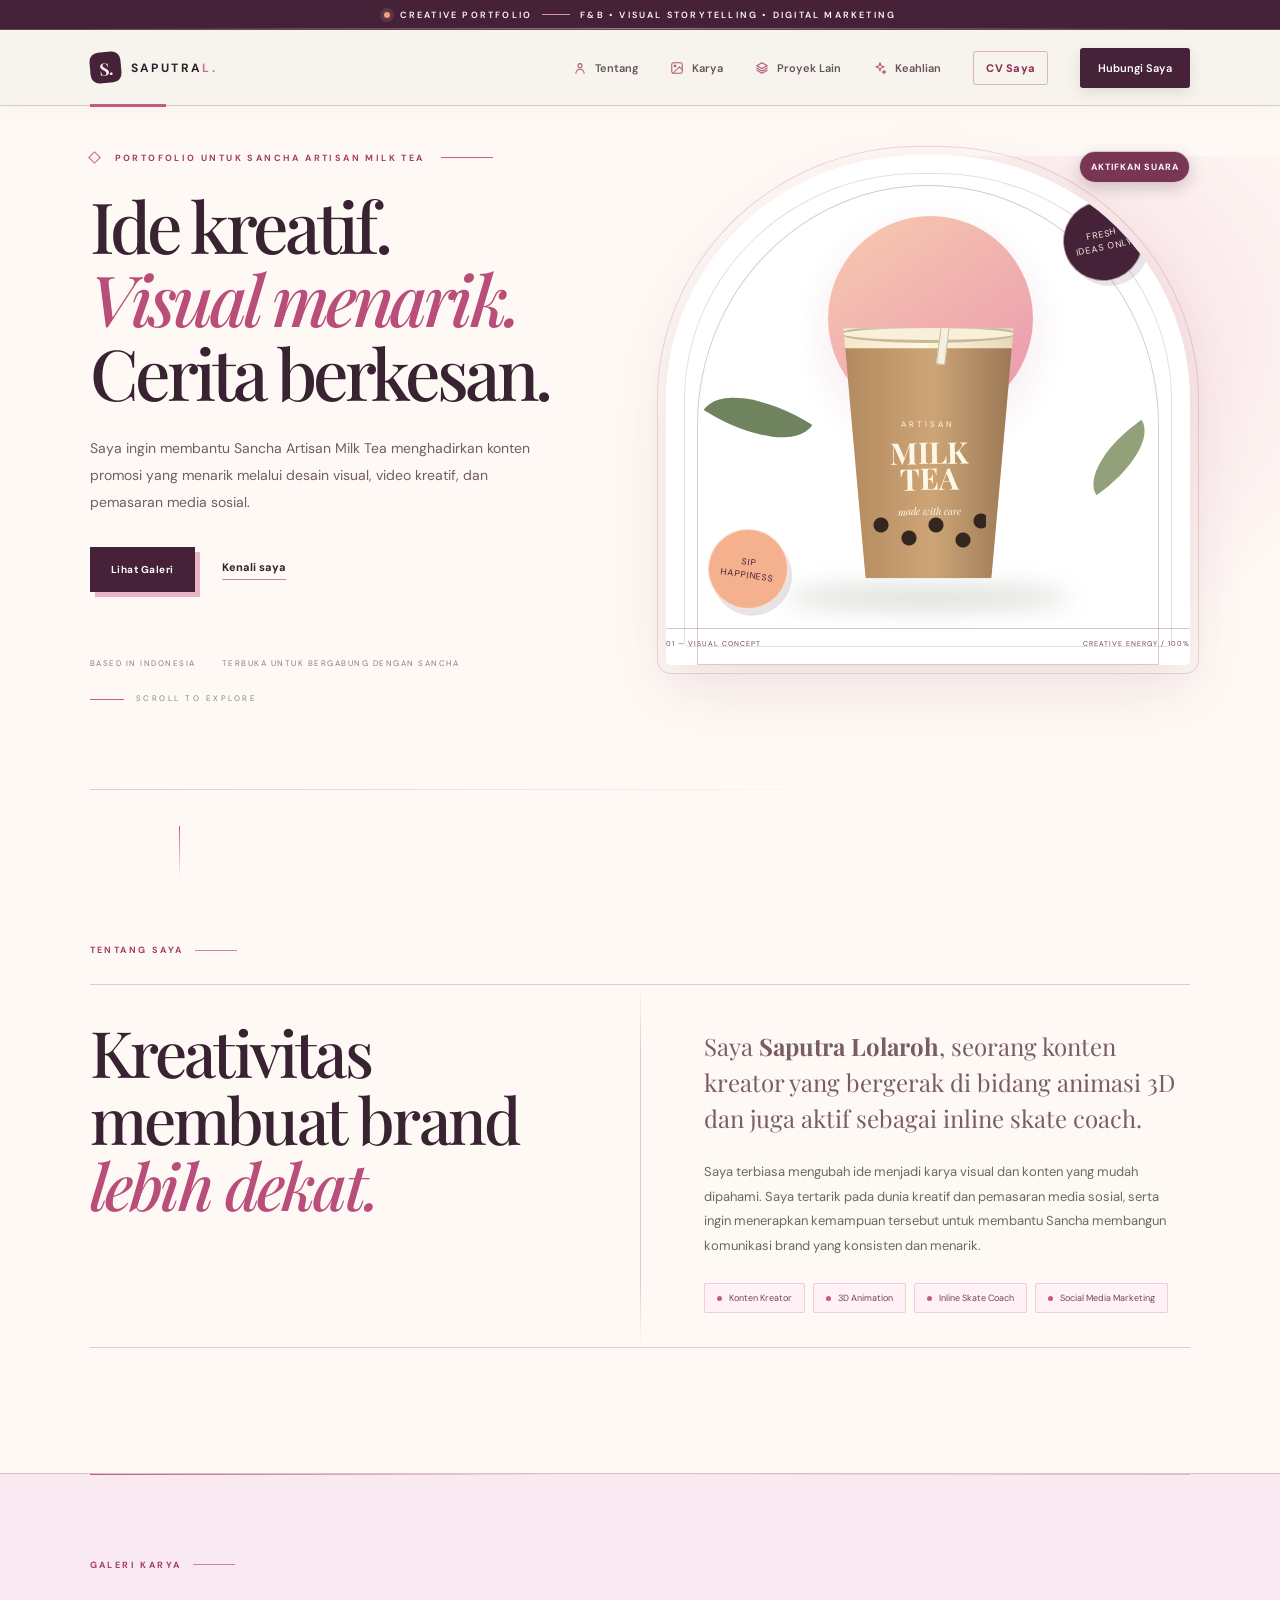
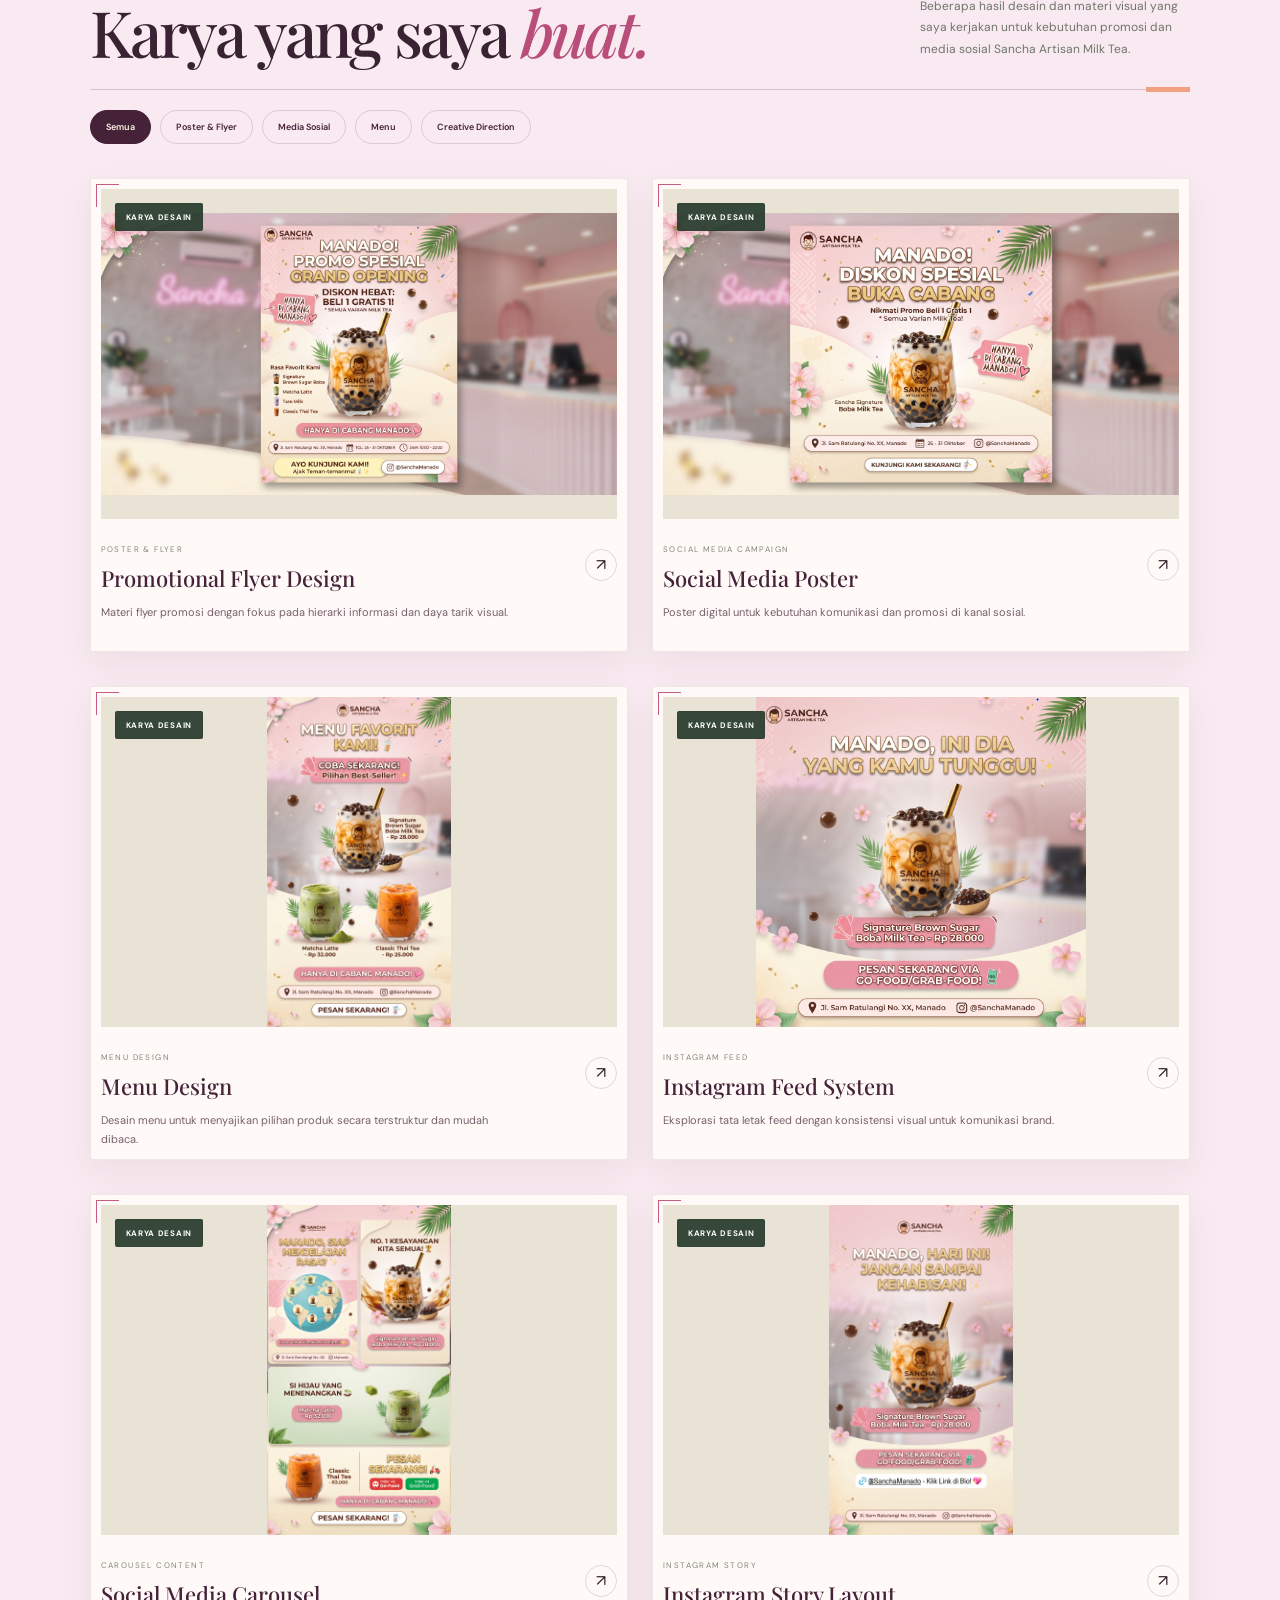
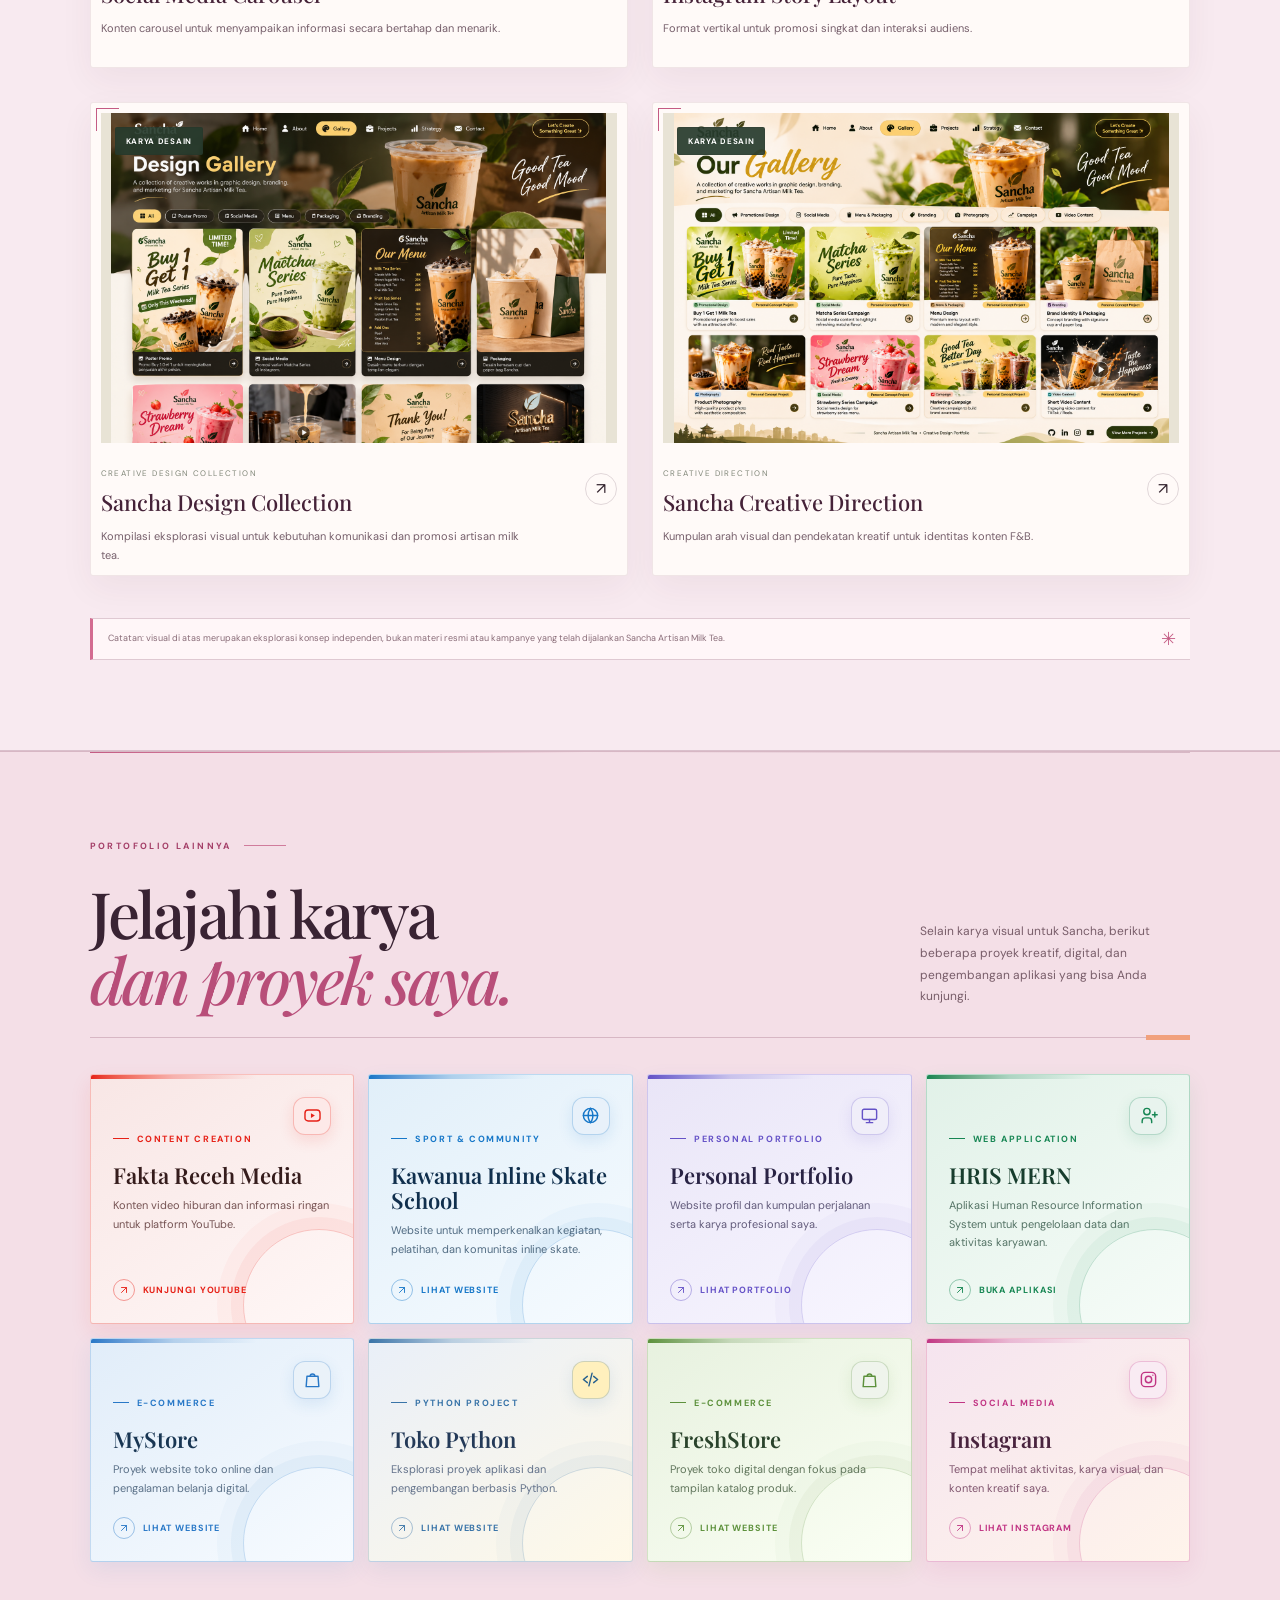
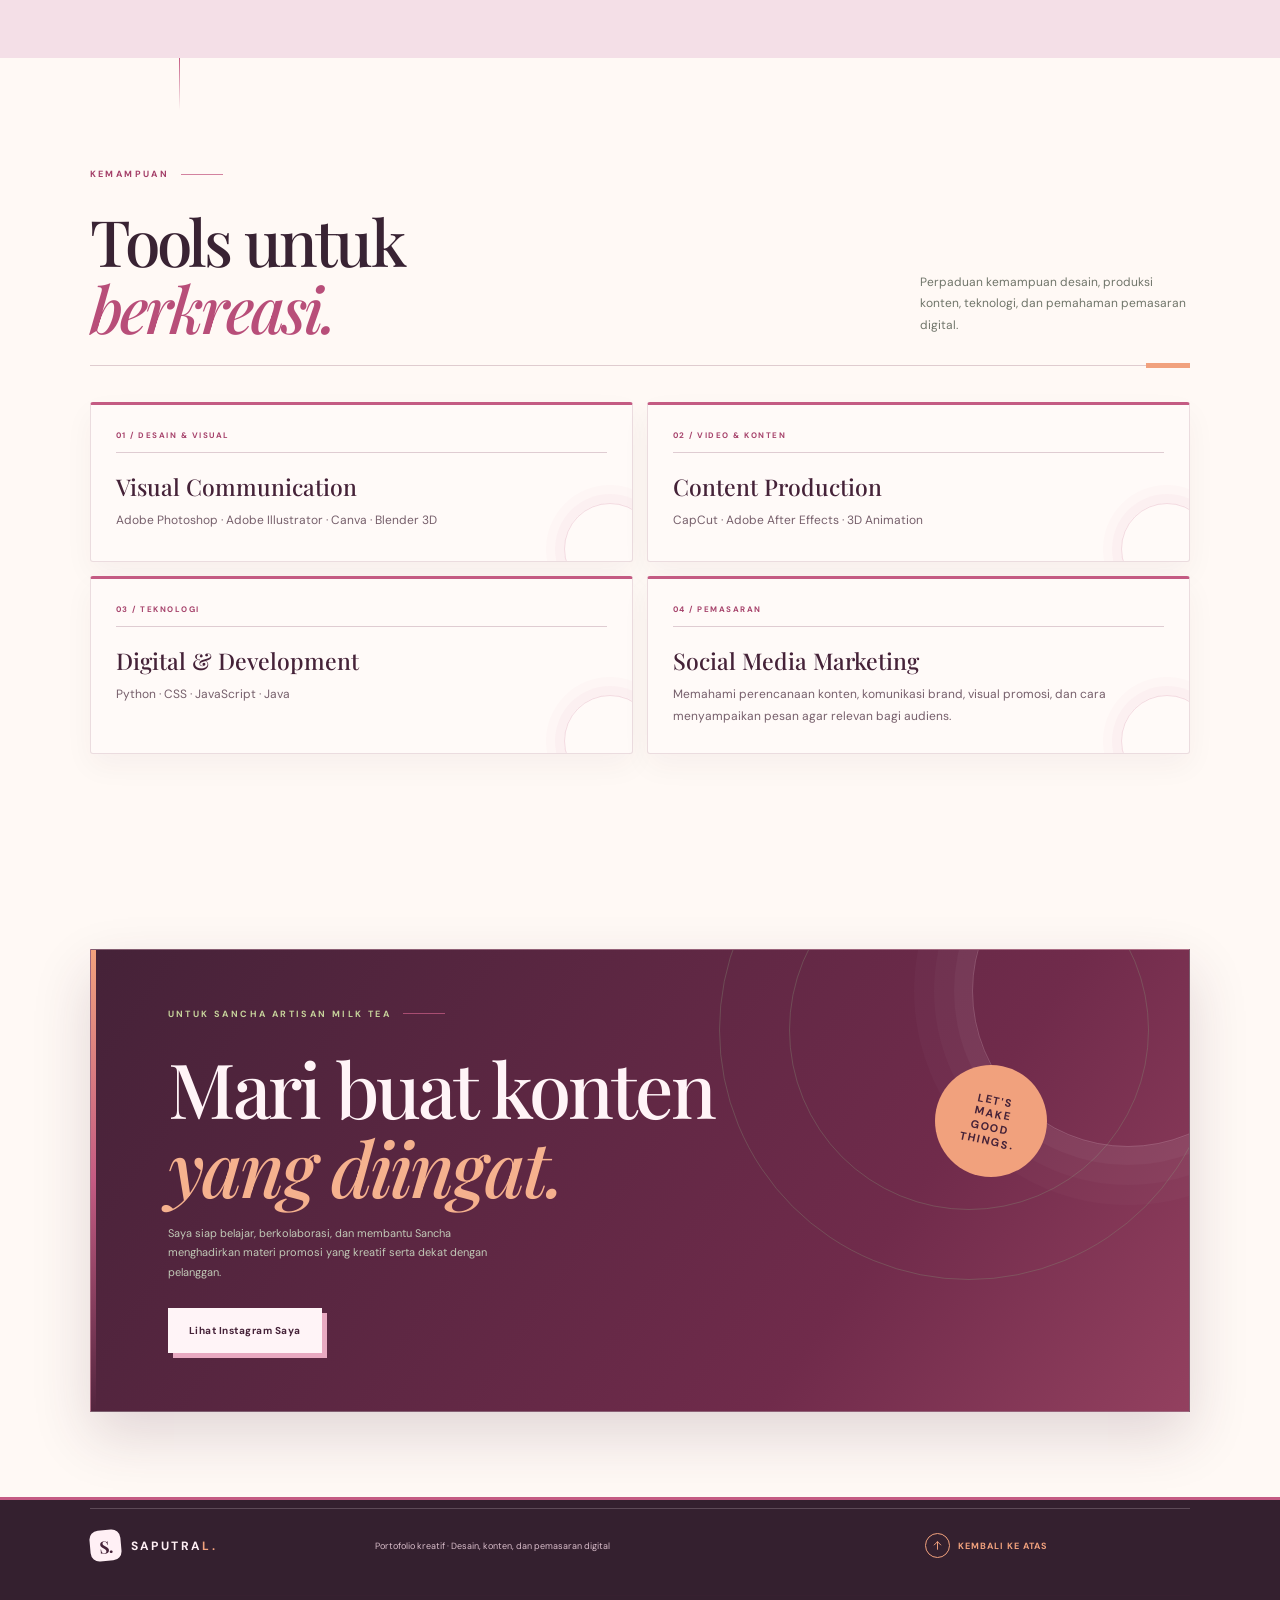
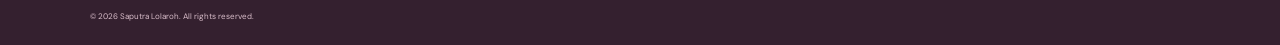
<file: index.html>
<!doctype html>
<html lang="id">
<head>
  <meta charset="utf-8">
  <meta name="viewport" content="width=device-width, initial-scale=1">
  <meta name="theme-color" content="#f7f4ec">
  <meta name="description" content="Creative design, content creation, and digital marketing portfolio by Saputra Lolaroh.">
  <title>Saputra Lolaroh — Creative Design & Marketing</title>
  <link rel="preconnect" href="https://fonts.googleapis.com">
  <link rel="preconnect" href="https://fonts.gstatic.com" crossorigin>
  <link href="https://fonts.googleapis.com/css2?family=DM+Sans:wght@400;500;600;700&family=Playfair+Display:wght@500;600;700&display=swap" rel="stylesheet">
  <link rel="stylesheet" href="assets/css/style.css">
  <script defer src="assets/js/main.js"></script>
</head>
<body>
  <div class="announcement"><span class="dot"></span> CREATIVE PORTFOLIO <span class="announcement-line"></span> F&B • VISUAL STORYTELLING • DIGITAL MARKETING</div>
  <header class="site-header">
    <a class="brand" href="#home" aria-label="Saputra Lolaroh home"><span class="brand-mark">S.</span><span>SAPUTRA<span class="brand-light">L.</span></span></a>
    <button class="menu-toggle" aria-label="Buka navigasi" aria-expanded="false"><span></span><span></span></button>
    <nav class="nav-links" aria-label="Navigasi utama">
      <a href="#about"><span class="ui-icon" aria-hidden="true"><svg viewBox="0 0 24 24" aria-hidden="true"><circle cx="12" cy="8" r="3.5"/><path d="M5 21a7 7 0 0 1 14 0"/></svg></span>Tentang</a><a href="#work"><span class="ui-icon" aria-hidden="true"><svg viewBox="0 0 24 24" aria-hidden="true"><rect x="3" y="3" width="18" height="18" rx="3"/><circle cx="8.5" cy="8.5" r="1.5"/><path d="m21 15-5-5L5 21"/></svg></span>Karya</a><a href="#other-projects"><span class="ui-icon" aria-hidden="true"><svg viewBox="0 0 24 24" aria-hidden="true"><path d="m12 3 9 5-9 5-9-5 9-5Z"/><path d="m3 12 9 5 9-5M3 16l9 5 9-5"/></svg></span>Proyek Lain</a><a href="#skills"><span class="ui-icon" aria-hidden="true"><svg viewBox="0 0 24 24" aria-hidden="true"><path d="m12 3 1.8 5.2L19 10l-5.2 1.8L12 17l-1.8-5.2L5 10l5.2-1.8L12 3Z"/><path d="m19 16 .8 2.2L22 19l-2.2.8L19 22l-.8-2.2L16 19l2.2-.8L19 16Z"/></svg></span>Keahlian</a><a class="nav-cv" href="cv.html"><span class="ui-icon" aria-hidden="true"><svg viewBox="0 0 24 24" aria-hidden="true"><path d="M14 2H6a2 2 0 0 0-2 2v16a2 2 0 0 0 2 2h12a2 2 0 0 0 2-2V8Z"/><path d="M14 2v6h6M8 13h8M8 17h8"/></svg></span>CV Saya</a>
      <a class="nav-contact" href="#contact"><span class="ui-icon" aria-hidden="true"><svg viewBox="0 0 24 24" aria-hidden="true"><rect x="3" y="5" width="18" height="14" rx="2"/><path d="m3 7 9 6 9-6"/></svg></span>Hubungi Saya</a><button class="hero-video-sound" type="button" aria-controls="heroCreativeVideo" aria-pressed="true"><span class="ui-icon" aria-hidden="true"><svg viewBox="0 0 24 24" aria-hidden="true"><path d="M11 5 6 9H3v6h3l5 4V5ZM15 9a5 5 0 0 1 0 6M18 6a9 9 0 0 1 0 12"/></svg></span><span class="sound-label">SUARA AKTIF</span></button>
    </nav>
  </header>
  <main>
    <section class="hero section-wrap" id="home">
      
      <div class="hero-copy">
        <p class="eyebrow"><span>PORTOFOLIO UNTUK SANCHA ARTISAN MILK TEA</span><span class="eyebrow-rule"></span></p>
        <h1>Ide kreatif.<br><em>Visual menarik.</em><br>Cerita berkesan.</h1>
        <p class="hero-lead">Saya ingin membantu Sancha Artisan Milk Tea menghadirkan konten promosi yang menarik melalui desain visual, video kreatif, dan pemasaran media sosial.</p>
        <div class="hero-actions"><a class="button button-dark" href="#work"><span class="ui-icon" aria-hidden="true"><svg viewBox="0 0 24 24" aria-hidden="true"><rect x="3" y="3" width="18" height="18" rx="3"/><circle cx="8.5" cy="8.5" r="1.5"/><path d="m21 15-5-5L5 21"/></svg></span>Lihat Galeri</a><a class="text-link" href="#about"><span class="ui-icon" aria-hidden="true"><svg viewBox="0 0 24 24" aria-hidden="true"><circle cx="12" cy="8" r="3.5"/><path d="M5 21a7 7 0 0 1 14 0"/></svg></span>Kenali saya</a></div>
        <div class="hero-meta"><span>BASED IN INDONESIA</span><span>TERBUKA UNTUK BERGABUNG DENGAN SANCHA</span></div>
      </div>
      <div class="hero-art" aria-label="Ilustrasi konseptual minuman artisan milk tea"><div class="hero-video-bg"><video id="heroCreativeVideo" autoplay loop playsinline preload="auto"><source src="assets/videos/apalah%20estetik%2C%2C%20so%20muak%2C.mp4" type="video/mp4">Browser Anda tidak mendukung pemutaran video.</video></div>
        <div class="art-sticker sticker-top">FRESH<br>IDEAS ONLY</div>
        <div class="sun-disc"></div><div class="art-leaf leaf-one"></div><div class="art-leaf leaf-two"></div>
        <div class="cup-shadow"></div><div class="drink-cup"><div class="cup-lid"></div><div class="cup-straw"></div><div class="cup-liquid"></div><div class="cup-pearls"></div><div class="cup-label"><small>ARTISAN</small><b>MILK<br>TEA</b><i>made with care</i></div></div>
        <div class="art-caption"><span>01 — VISUAL CONCEPT</span><span>CREATIVE ENERGY / 100%</span></div>
        <div class="art-sticker sticker-bottom">SIP<br>HAPPINESS</div>
      </div>
      <div class="hero-scroll">SCROLL TO EXPLORE</div>
    </section>
    <section class="about section-wrap" id="about">
      <div class="section-kicker">TENTANG SAYA</div>
      <div class="about-grid"><h2>Kreativitas<br>membuat brand<br><em>lebih dekat.</em></h2><div class="about-text"><p class="large-copy">Saya <strong>Saputra Lolaroh</strong>, seorang konten kreator yang bergerak di bidang animasi 3D dan juga aktif sebagai inline skate coach.</p><p>Saya terbiasa mengubah ide menjadi karya visual dan konten yang mudah dipahami. Saya tertarik pada dunia kreatif dan pemasaran media sosial, serta ingin menerapkan kemampuan tersebut untuk membantu Sancha membangun komunikasi brand yang konsisten dan menarik.</p><div class="about-tags"><span>Konten Kreator</span><span>3D Animation</span><span>Inline Skate Coach</span><span>Social Media Marketing</span></div></div></div>
    </section>
    <section class="work-section" id="work">
      <div class="section-wrap">
        <div class="section-heading"><div><div class="section-kicker">GALERI KARYA</div><h2>Karya yang saya <em>buat.</em></h2></div><p>Beberapa hasil desain dan materi visual yang saya kerjakan untuk kebutuhan promosi dan media sosial Sancha Artisan Milk Tea.</p></div>
        <div class="work-grid">
          <article class="work-card work-feature"><a href="#contact" class="work-visual visual-campaign"><span class="concept-label">CONCEPT PROJECT</span><div class="campaign-sun"></div><div class="campaign-copy"><small>YOUR DAILY LITTLE JOY</small><strong>MAKE<br>IT A<br>MATCHA<br>MOMENT.</strong><i>sip • smile • repeat</i></div><div class="campaign-cup">M</div><span class="visual-index">01 / CAMPAIGN ART</span></a><div class="work-info"><div><span class="work-type">CAMPAIGN VISUAL</span><h3>Matcha Moment</h3></div><span class="work-arrow"></span></div><p class="work-description">Arah visual promosi minuman matcha dengan nuansa playful, fresh, dan mudah dikenali di media sosial.</p></article>
          <article class="work-card"><a href="#contact" class="work-visual visual-social"><span class="concept-label">CONCEPT PROJECT</span><div class="social-top">A LITTLE<br><em>ME-TIME.</em></div><div class="social-glass"><div></div></div><div class="social-bottom">TAKE A SIP<br>AND RESET.</div><span class="visual-index">02 / SOCIAL POST</span></a><div class="work-info"><div><span class="work-type">SOCIAL MEDIA</span><h3>Slow Sip Sunday</h3></div><span class="work-arrow"></span></div><p class="work-description">Konsep konten lifestyle untuk membangun kedekatan emosional dengan audiens.</p></article>
          <article class="work-card"><a href="#contact" class="work-visual visual-menu"><span class="concept-label">CONCEPT PROJECT</span><div class="menu-sheet"><small>THE ART OF TEA</small><b>Find your<br>perfect blend.</b><span>01 — CLASSIC MILK TEA</span><span>02 — BROWN SUGAR</span><span>03 — MATCHA CLOUD</span><i>BREWED FOR YOUR MOMENT</i></div><span class="visual-index">03 / MENU DIRECTION</span></a><div class="work-info"><div><span class="work-type">MENU & BRANDING</span><h3>The Tea Edit</h3></div><span class="work-arrow"></span></div><p class="work-description">Eksplorasi layout menu yang editorial, rapi, dan membantu pelanggan memilih produk.</p></article>
          <article class="work-card"><a href="#contact" class="work-visual visual-photo"><span class="concept-label">CONCEPT PROJECT</span><div class="photo-orb"></div><div class="photo-glass"><span></span><b>TEA<br>TIME</b></div><div class="photo-caption">A MOMENT<br>WORTH SAVORING</div><span class="visual-index">04 / PRODUCT STORY</span></a><div class="work-info"><div><span class="work-type">PRODUCT STORYTELLING</span><h3>Made to Savor</h3></div><span class="work-arrow"></span></div><p class="work-description">Konsep art direction untuk menonjolkan tekstur, warna, dan daya tarik produk minuman.</p></article>
        </div>
        <p class="portfolio-note">Catatan: visual di atas merupakan eksplorasi konsep independen, bukan materi resmi atau kampanye yang telah dijalankan Sancha Artisan Milk Tea.</p>
      </div>
    </section>
    <section class="projects-section" id="other-projects">
      <div class="section-wrap">
        <div class="section-heading">
          <div><div class="section-kicker">PORTOFOLIO LAINNYA</div><h2>Jelajahi karya<br><em>dan proyek saya.</em></h2></div>
          <p>Selain karya visual untuk Sancha, berikut beberapa proyek kreatif, digital, dan pengembangan aplikasi yang bisa Anda kunjungi.</p>
        </div>
        <div class="project-link-grid">
          <a class="project-link-card brand-youtube" href="https://www.youtube.com/@FaktaRecehMedia" target="_blank" rel="noopener noreferrer"><span class="project-platform-icon" aria-hidden="true"><svg viewBox="0 0 24 24" aria-hidden="true"><rect x="2.5" y="5" width="19" height="14" rx="4"/><path d="m10 9 5 3-5 3V9Z" fill="currentColor" stroke="none"/></svg></span><span class="project-kind">CONTENT CREATION</span><h3>Fakta Receh Media</h3><p>Konten video hiburan dan informasi ringan untuk platform YouTube.</p><span class="project-visit"><span class="visit-icon" aria-hidden="true"><svg viewBox="0 0 24 24" aria-hidden="true"><path d="M7 17 17 7M7 7h10v10"/></svg></span>Kunjungi YouTube </span></a>
          <a class="project-link-card brand-skate" href="https://kawanua-inlineskateschool.vercel.app/" target="_blank" rel="noopener noreferrer"><span class="project-platform-icon" aria-hidden="true"><svg viewBox="0 0 24 24" aria-hidden="true"><circle cx="12" cy="12" r="9"/><path d="M3 12h18M12 3a15 15 0 0 1 0 18M12 3a15 15 0 0 0 0 18"/></svg></span><span class="project-kind">SPORT & COMMUNITY</span><h3>Kawanua Inline Skate School</h3><p>Website untuk memperkenalkan kegiatan, pelatihan, dan komunitas inline skate.</p><span class="project-visit"><span class="visit-icon" aria-hidden="true"><svg viewBox="0 0 24 24" aria-hidden="true"><path d="M7 17 17 7M7 7h10v10"/></svg></span>Lihat Website </span></a>
          <a class="project-link-card brand-portfolio" href="https://saputralolaroh.vercel.app/" target="_blank" rel="noopener noreferrer"><span class="project-platform-icon" aria-hidden="true"><svg viewBox="0 0 24 24" aria-hidden="true"><rect x="3" y="4" width="18" height="13" rx="2"/><path d="M8 21h8M12 17v4"/></svg></span><span class="project-kind">PERSONAL PORTFOLIO</span><h3>Personal Portfolio</h3><p>Website profil dan kumpulan perjalanan serta karya profesional saya.</p><span class="project-visit"><span class="visit-icon" aria-hidden="true"><svg viewBox="0 0 24 24" aria-hidden="true"><path d="M7 17 17 7M7 7h10v10"/></svg></span>Lihat Portfolio </span></a>
          <a class="project-link-card brand-hris" href="https://hris-mern.vercel.app/" target="_blank" rel="noopener noreferrer"><span class="project-platform-icon" aria-hidden="true"><svg viewBox="0 0 24 24" aria-hidden="true"><path d="M16 21v-2a4 4 0 0 0-4-4H8a4 4 0 0 0-4 4v2M10 11a4 4 0 1 0 0-8 4 4 0 0 0 0 8ZM20 8v6M23 11h-6"/></svg></span><span class="project-kind">WEB APPLICATION</span><h3>HRIS MERN</h3><p>Aplikasi Human Resource Information System untuk pengelolaan data dan aktivitas karyawan.</p><span class="project-visit"><span class="visit-icon" aria-hidden="true"><svg viewBox="0 0 24 24" aria-hidden="true"><path d="M7 17 17 7M7 7h10v10"/></svg></span>Buka Aplikasi </span></a>
          <a class="project-link-card brand-mystore" href="https://mystore-saputra.vercel.app/" target="_blank" rel="noopener noreferrer"><span class="project-platform-icon" aria-hidden="true"><svg viewBox="0 0 24 24" aria-hidden="true"><path d="M5 8h14l1 13H4L5 8Z"/><path d="M9 8a3 3 0 0 1 6 0"/></svg></span><span class="project-kind">E-COMMERCE</span><h3>MyStore</h3><p>Proyek website toko online dan pengalaman belanja digital.</p><span class="project-visit"><span class="visit-icon" aria-hidden="true"><svg viewBox="0 0 24 24" aria-hidden="true"><path d="M7 17 17 7M7 7h10v10"/></svg></span>Lihat Website </span></a>
          <a class="project-link-card brand-python" href="https://toko-python.vercel.app/" target="_blank" rel="noopener noreferrer"><span class="project-platform-icon" aria-hidden="true"><svg viewBox="0 0 24 24" aria-hidden="true"><path d="m8 8-5 4 5 4M16 8l5 4-5 4M14 4l-4 16"/></svg></span><span class="project-kind">PYTHON PROJECT</span><h3>Toko Python</h3><p>Eksplorasi proyek aplikasi dan pengembangan berbasis Python.</p><span class="project-visit"><span class="visit-icon" aria-hidden="true"><svg viewBox="0 0 24 24" aria-hidden="true"><path d="M7 17 17 7M7 7h10v10"/></svg></span>Lihat Website </span></a>
          <a class="project-link-card brand-freshstore" href="https://freshstore-zeta.vercel.app/" target="_blank" rel="noopener noreferrer"><span class="project-platform-icon" aria-hidden="true"><svg viewBox="0 0 24 24" aria-hidden="true"><path d="M5 8h14l1 13H4L5 8Z"/><path d="M9 8a3 3 0 0 1 6 0"/></svg></span><span class="project-kind">E-COMMERCE</span><h3>FreshStore</h3><p>Proyek toko digital dengan fokus pada tampilan katalog produk.</p><span class="project-visit"><span class="visit-icon" aria-hidden="true"><svg viewBox="0 0 24 24" aria-hidden="true"><path d="M7 17 17 7M7 7h10v10"/></svg></span>Lihat Website </span></a>
          <a class="project-link-card brand-instagram" href="https://www.instagram.com/lolaroh_saputra/" target="_blank" rel="noopener noreferrer"><span class="project-platform-icon" aria-hidden="true"><svg viewBox="0 0 24 24" aria-hidden="true"><rect x="3" y="3" width="18" height="18" rx="5"/><circle cx="12" cy="12" r="4"/><path d="M17.5 6.5h.01"/></svg></span><span class="project-kind">SOCIAL MEDIA</span><h3>Instagram</h3><p>Tempat melihat aktivitas, karya visual, dan konten kreatif saya.</p><span class="project-visit"><span class="visit-icon" aria-hidden="true"><svg viewBox="0 0 24 24" aria-hidden="true"><path d="M7 17 17 7M7 7h10v10"/></svg></span>Lihat Instagram </span></a>
        </div>
      </div>
    </section>
    <section class="skills-section section-wrap" id="skills">
      <div class="section-heading"><div><div class="section-kicker">KEMAMPUAN</div><h2>Tools untuk<br><em>berkreasi.</em></h2></div><p>Perpaduan kemampuan desain, produksi konten, teknologi, dan pemahaman pemasaran digital.</p></div>
      <div class="skills-groups">
        <article class="skill-group"><span>01 / DESAIN & VISUAL</span><h3>Visual Communication</h3><p>Adobe Photoshop · Adobe Illustrator · Canva · Blender 3D</p></article>
        <article class="skill-group"><span>02 / VIDEO & KONTEN</span><h3>Content Production</h3><p>CapCut · Adobe After Effects · 3D Animation</p></article>
        <article class="skill-group"><span>03 / TEKNOLOGI</span><h3>Digital & Development</h3><p>Python · CSS · JavaScript · Java</p></article>
        <article class="skill-group"><span>04 / PEMASARAN</span><h3>Social Media Marketing</h3><p>Memahami perencanaan konten, komunikasi brand, visual promosi, dan cara menyampaikan pesan agar relevan bagi audiens.</p></article>
      </div>
    </section>
    <section class="contact section-wrap" id="contact"><div class="contact-card"><div class="section-kicker">UNTUK SANCHA ARTISAN MILK TEA</div><h2>Mari buat konten<br><em>yang diingat.</em></h2><p>Saya siap belajar, berkolaborasi, dan membantu Sancha menghadirkan materi promosi yang kreatif serta dekat dengan pelanggan.</p><a class="button button-light" href="https://www.instagram.com/lolaroh_saputra/" target="_blank" rel="noopener noreferrer"><span class="ui-icon" aria-hidden="true"><svg viewBox="0 0 24 24" aria-hidden="true"><rect x="3" y="3" width="18" height="18" rx="5"/><circle cx="12" cy="12" r="4"/><path d="M17.5 6.5h.01"/></svg></span>Lihat Instagram Saya</a><div class="contact-orbit orbit-a"></div><div class="contact-orbit orbit-b"></div><div class="contact-stamp">LET'S<br>MAKE<br>GOOD<br>THINGS.</div></div></section>
  </main>
  <footer class="footer"><a class="brand" href="#home"><span class="brand-mark">S.</span><span>SAPUTRA<span class="brand-light">L.</span></span></a><p>Portofolio kreatif · Desain, konten, dan pemasaran digital</p><a href="#home"><span class="ui-icon" aria-hidden="true"><svg viewBox="0 0 24 24" aria-hidden="true"><path d="M12 19V5M6 11l6-6 6 6"/></svg></span>KEMBALI KE ATAS</a><small>© <span id="year"></span> Saputra Lolaroh. All rights reserved.</small></footer>
</body>
</html>
</file>
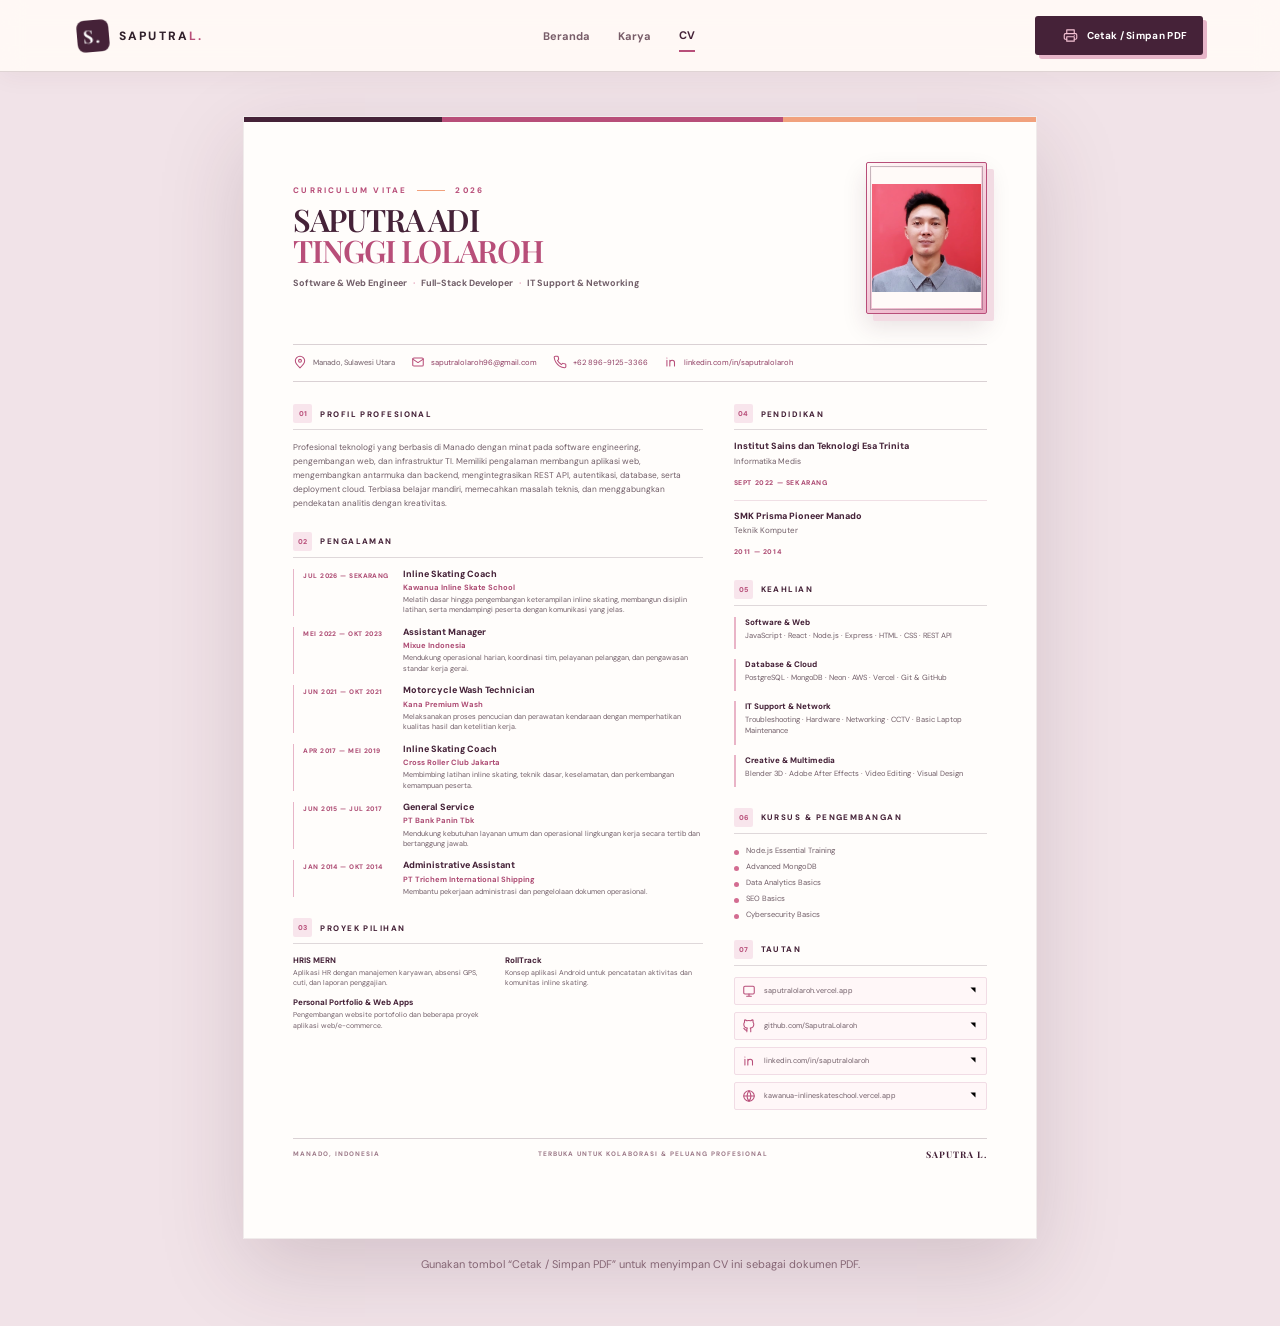
<file: cv.html>
<!doctype html>
<html lang="id">
<head>
  <meta charset="utf-8">
  <meta name="viewport" content="width=device-width, initial-scale=1">
  <meta name="theme-color" content="#702b4b">
  <meta name="description" content="Curriculum Vitae Saputra Adi Tinggi Lolaroh — Software & Web Engineer, Full-Stack Developer, IT Support & Networking.">
  <title>CV — Saputra Adi Tinggi Lolaroh</title>
  <link rel="preconnect" href="https://fonts.googleapis.com">
  <link rel="preconnect" href="https://fonts.gstatic.com" crossorigin>
  <link href="https://fonts.googleapis.com/css2?family=DM+Sans:wght@400;500;600;700;800&family=Playfair+Display:wght@500;600;700&display=swap" rel="stylesheet">
  <link rel="stylesheet" href="assets/css/cv.css">
</head>
<body>
  <header class="cv-nav">
    <a class="cv-brand" href="index.html"><span class="brand-mark">S.</span><span>SAPUTRA<span class="brand-light">L.</span></span></a>
    <nav aria-label="Navigasi CV">
      <a href="index.html">Beranda</a>
      <a href="index.html#work">Karya</a>
      <a class="active" href="cv.html">CV</a>
    </nav>
    <button class="print-button" type="button" onclick="window.print()"><span class="ui-icon" aria-hidden="true"><svg viewBox="0 0 24 24" aria-hidden="true"><path d="M6 9V3h12v6M6 18H4a2 2 0 0 1-2-2v-5a2 2 0 0 1 2-2h16a2 2 0 0 1 2 2v5a2 2 0 0 1-2 2h-2"/><path d="M6 14h12v7H6zM18 12h.01"/></svg></span>Cetak / Simpan PDF</button>
  </header>

  <main class="cv-page">
    <article class="resume-sheet">
      <header class="resume-header">
        <div class="identity">
          <p class="eyebrow">CURRICULUM VITAE <span></span> 2026</p>
          <h1>SAPUTRA ADI<br><em>TINGGI LOLAROH</em></h1>
          <p class="headline">Software &amp; Web Engineer <b>·</b> Full-Stack Developer <b>·</b> IT Support &amp; Networking</p>
        </div>
        <div class="profile-photo"><img src="assets/images/foto%20profil.jpeg" alt="Foto profil Saputra Adi Tinggi Lolaroh"></div>
      </header>

      <div class="contact-strip">
        <span><span class="ui-icon" aria-hidden="true"><svg viewBox="0 0 24 24" aria-hidden="true"><path d="M20 10c0 5-8 12-8 12S4 15 4 10a8 8 0 1 1 16 0Z"/><circle cx="12" cy="10" r="2.5"/></svg></span>Manado, Sulawesi Utara</span>
        <a href="mailto:saputralolaroh96@gmail.com"><span class="ui-icon" aria-hidden="true"><svg viewBox="0 0 24 24" aria-hidden="true"><rect x="3" y="5" width="18" height="14" rx="2"/><path d="m3 7 9 6 9-6"/></svg></span>saputralolaroh96@gmail.com</a>
        <a href="tel:+6289691253366"><span class="ui-icon" aria-hidden="true"><svg viewBox="0 0 24 24" aria-hidden="true"><path d="M22 16.9v3a2 2 0 0 1-2.2 2A19.8 19.8 0 0 1 11.2 19a19.4 19.4 0 0 1-6-6A19.8 19.8 0 0 1 2.1 4.2 2 2 0 0 1 4.1 2h3a2 2 0 0 1 2 1.7l.5 2.7a2 2 0 0 1-.6 1.9L7.7 9.6a16 16 0 0 0 6.7 6.7l1.3-1.3a2 2 0 0 1 1.9-.6l2.7.5a2 2 0 0 1 1.7 2Z"/></svg></span>+62 896-9125-3366</a>
        <a href="https://www.linkedin.com/in/saputralolaroh/" target="_blank" rel="noopener noreferrer"><span class="ui-icon" aria-hidden="true"><svg viewBox="0 0 24 24" aria-hidden="true"><path d="M5 9v10M5 5v.01M10 19v-6a4 4 0 0 1 8 0v6M10 9v10"/></svg></span>linkedin.com/in/saputralolaroh</a>
      </div>

      <div class="resume-body">
        <div class="main-column">
          <section class="cv-section profile-section">
            <div class="section-label"><span>01</span> PROFIL PROFESIONAL</div>
            <p>Profesional teknologi yang berbasis di Manado dengan minat pada software engineering, pengembangan web, dan infrastruktur TI. Memiliki pengalaman membangun aplikasi web, mengembangkan antarmuka dan backend, mengintegrasikan REST API, autentikasi, database, serta deployment cloud. Terbiasa belajar mandiri, memecahkan masalah teknis, dan menggabungkan pendekatan analitis dengan kreativitas.</p>
          </section>

          <section class="cv-section">
            <div class="section-label"><span>02</span> PENGALAMAN</div>
            <div class="timeline">
              <div class="timeline-item">
                <div class="period">JUL 2026 — SEKARANG</div>
                <div><h3>Inline Skating Coach</h3><h4>Kawanua Inline Skate School</h4><p>Melatih dasar hingga pengembangan keterampilan inline skating, membangun disiplin latihan, serta mendampingi peserta dengan komunikasi yang jelas.</p></div>
              </div>
              <div class="timeline-item">
                <div class="period">MEI 2022 — OKT 2023</div>
                <div><h3>Assistant Manager</h3><h4>Mixue Indonesia</h4><p>Mendukung operasional harian, koordinasi tim, pelayanan pelanggan, dan pengawasan standar kerja gerai.</p></div>
              </div>
              <div class="timeline-item">
                <div class="period">JUN 2021 — OKT 2021</div>
                <div><h3>Motorcycle Wash Technician</h3><h4>Kana Premium Wash</h4><p>Melaksanakan proses pencucian dan perawatan kendaraan dengan memperhatikan kualitas hasil dan ketelitian kerja.</p></div>
              </div>
              <div class="timeline-item">
                <div class="period">APR 2017 — MEI 2019</div>
                <div><h3>Inline Skating Coach</h3><h4>Cross Roller Club Jakarta</h4><p>Membimbing latihan inline skating, teknik dasar, keselamatan, dan perkembangan kemampuan peserta.</p></div>
              </div>
              <div class="timeline-item">
                <div class="period">JUN 2015 — JUL 2017</div>
                <div><h3>General Service</h3><h4>PT Bank Panin Tbk</h4><p>Mendukung kebutuhan layanan umum dan operasional lingkungan kerja secara tertib dan bertanggung jawab.</p></div>
              </div>
              <div class="timeline-item">
                <div class="period">JAN 2014 — OKT 2014</div>
                <div><h3>Administrative Assistant</h3><h4>PT Trichem International Shipping</h4><p>Membantu pekerjaan administrasi dan pengelolaan dokumen operasional.</p></div>
              </div>
            </div>
          </section>

          <section class="cv-section projects">
            <div class="section-label"><span>03</span> PROYEK PILIHAN</div>
            <div class="project-list">
              <div><h3>HRIS MERN</h3><p>Aplikasi HR dengan manajemen karyawan, absensi GPS, cuti, dan laporan penggajian.</p></div>
              <div><h3>RollTrack</h3><p>Konsep aplikasi Android untuk pencatatan aktivitas dan komunitas inline skating.</p></div>
              <div><h3>Personal Portfolio &amp; Web Apps</h3><p>Pengembangan website portofolio dan beberapa proyek aplikasi web/e-commerce.</p></div>
            </div>
          </section>
        </div>

        <aside class="side-column">
          <section class="cv-section">
            <div class="section-label"><span>04</span> PENDIDIKAN</div>
            <div class="education-item"><h3>Institut Sains dan Teknologi Esa Trinita</h3><p>Informatika Medis</p><span>SEPT 2022 — SEKARANG</span></div>
            <div class="education-item"><h3>SMK Prisma Pioneer Manado</h3><p>Teknik Komputer</p><span>2011 — 2014</span></div>
          </section>

          <section class="cv-section">
            <div class="section-label"><span>05</span> KEAHLIAN</div>
            <div class="skill-block"><h3>Software &amp; Web</h3><p>JavaScript · React · Node.js · Express · HTML · CSS · REST API</p></div>
            <div class="skill-block"><h3>Database &amp; Cloud</h3><p>PostgreSQL · MongoDB · Neon · AWS · Vercel · Git &amp; GitHub</p></div>
            <div class="skill-block"><h3>IT Support &amp; Network</h3><p>Troubleshooting · Hardware · Networking · CCTV · Basic Laptop Maintenance</p></div>
            <div class="skill-block"><h3>Creative &amp; Multimedia</h3><p>Blender 3D · Adobe After Effects · Video Editing · Visual Design</p></div>
          </section>

          <section class="cv-section">
            <div class="section-label"><span>06</span> KURSUS &amp; PENGEMBANGAN</div>
            <ul class="course-list">
              <li>Node.js Essential Training</li>
              <li>Advanced MongoDB</li>
              <li>Data Analytics Basics</li>
              <li>SEO Basics</li>
              <li>Cybersecurity Basics</li>
            </ul>
          </section>

          <section class="cv-section">
            <div class="section-label"><span>07</span> TAUTAN</div>
            <div class="link-list">
              <a href="https://saputralolaroh.vercel.app/" target="_blank" rel="noopener noreferrer"><span class="ui-icon" aria-hidden="true"><svg viewBox="0 0 24 24" aria-hidden="true"><rect x="3" y="4" width="18" height="13" rx="2"/><path d="M8 21h8M12 17v4"/></svg></span>saputralolaroh.vercel.app <span class="link-arrow" aria-hidden="true"><svg viewBox="0 0 24 24" aria-hidden="true"><path d="M7 17 17 7M7 7h10v10"/></svg></span></a>
              <a href="https://github.com/SaputraLolaroh" target="_blank" rel="noopener noreferrer"><span class="ui-icon" aria-hidden="true"><svg viewBox="0 0 24 24" aria-hidden="true"><path d="M9 19c-4.3 1.4-4.3-2.5-6-3m12 6v-3.9a3.4 3.4 0 0 0-.9-2.6c3-.3 6.1-1.5 6.1-6.7a5.2 5.2 0 0 0-1.4-3.6 4.8 4.8 0 0 0-.1-3.6s-1.2-.4-3.7 1.4a12.8 12.8 0 0 0-6.7 0C5.8 1.2 4.6 1.6 4.6 1.6a4.8 4.8 0 0 0-.1 3.6 5.2 5.2 0 0 0-1.4 3.6c0 5.2 3.1 6.4 6.1 6.7A3.4 3.4 0 0 0 8.3 18v4"/></svg></span>github.com/SaputraLolaroh <span class="link-arrow" aria-hidden="true"><svg viewBox="0 0 24 24" aria-hidden="true"><path d="M7 17 17 7M7 7h10v10"/></svg></span></a>
              <a href="https://www.linkedin.com/in/saputralolaroh/" target="_blank" rel="noopener noreferrer"><span class="ui-icon" aria-hidden="true"><svg viewBox="0 0 24 24" aria-hidden="true"><path d="M5 9v10M5 5v.01M10 19v-6a4 4 0 0 1 8 0v6M10 9v10"/></svg></span>linkedin.com/in/saputralolaroh <span class="link-arrow" aria-hidden="true"><svg viewBox="0 0 24 24" aria-hidden="true"><path d="M7 17 17 7M7 7h10v10"/></svg></span></a>
              <a href="https://kawanua-inlineskateschool.vercel.app/" target="_blank" rel="noopener noreferrer"><span class="ui-icon" aria-hidden="true"><svg viewBox="0 0 24 24" aria-hidden="true"><circle cx="12" cy="12" r="9"/><path d="M3 12h18M12 3a15 15 0 0 1 0 18M12 3a15 15 0 0 0 0 18"/></svg></span>kawanua-inlineskateschool.vercel.app <span class="link-arrow" aria-hidden="true"><svg viewBox="0 0 24 24" aria-hidden="true"><path d="M7 17 17 7M7 7h10v10"/></svg></span></a>
            </div>
          </section>
        </aside>
      </div>

      <footer class="resume-footer"><span>MANADO, INDONESIA</span><span>TERBUKA UNTUK KOLABORASI &amp; PELUANG PROFESIONAL</span><strong>SAPUTRA L.</strong></footer>
    </article>
    <p class="page-note">Gunakan tombol “Cetak / Simpan PDF” untuk menyimpan CV ini sebagai dokumen PDF.</p>
  </main>
</body>
</html>
</file>
<file: assets/css/style.css>
:root{--paper:#f7f4ec;--ink:#202b22;--green:#536b45;--deep:#263b2d;--lime:#d9e4a6;--peach:#edaa88;--muted:#777b6f;--line:rgba(32,43,34,.16);--serif:"Playfair Display",Georgia,serif;--sans:"DM Sans",Arial,sans-serif}*{box-sizing:border-box}html{scroll-behavior:smooth;scroll-padding-top:90px}body{margin:0;background:var(--paper);color:var(--ink);font-family:var(--sans);-webkit-font-smoothing:antialiased}a{color:inherit;text-decoration:none}.announcement{height:31px;background:var(--deep);color:#f5f1e8;display:flex;align-items:center;justify-content:center;gap:10px;font-size:9px;letter-spacing:1.8px;font-weight:600}.dot{width:6px;height:6px;background:var(--lime);border-radius:50%}.announcement-line{height:1px;width:28px;background:#87917d}.site-header{height:78px;padding:0 7vw;display:flex;align-items:center;justify-content:space-between;border-bottom:1px solid var(--line);position:sticky;top:0;background:rgba(247,244,236,.94);backdrop-filter:blur(14px);z-index:20}.brand{display:flex;align-items:center;gap:10px;font-size:12px;font-weight:700;letter-spacing:2px}.brand-mark{width:31px;height:31px;border-radius:50%;background:var(--green);color:white;display:grid;place-items:center;font-family:var(--serif);font-size:17px;letter-spacing:-1px}.brand-light{color:#8d9c70}.nav-links{display:flex;align-items:center;gap:34px;font-size:11px;font-weight:600}.nav-links>a:not(.nav-contact){color:#555d52;transition:color .2s}.nav-links>a:hover{color:var(--green)}.nav-contact{background:var(--deep);color:white;padding:13px 18px;border-radius:2px}.nav-contact span{margin-left:12px;color:var(--lime)}.menu-toggle{display:none;background:none;border:0}.section-wrap{width:min(1120px,86vw);margin:auto}.hero{min-height:670px;display:grid;grid-template-columns:1fr 1fr;align-items:center;gap:5vw;position:relative;padding-top:52px;padding-bottom:95px}.eyebrow,.section-kicker{font-size:9px;letter-spacing:2px;font-weight:700;color:var(--green)}.eyebrow{display:flex;align-items:center;gap:16px;margin-bottom:25px}.eyebrow-rule{height:1px;width:52px;background:var(--green)}h1,h2,h3,p{margin-top:0}h1,h2{font-family:var(--serif);font-weight:500;letter-spacing:-2.5px}h1{font-size:clamp(54px,6vw,82px);line-height:.99;margin-bottom:25px}h1 em,h2 em{font-weight:500;color:var(--green)}.hero-lead{max-width:420px;font-size:14px;line-height:1.9;color:#62675e}.hero-actions{display:flex;align-items:center;gap:27px;margin-top:32px}.button{display:inline-flex;align-items:center;gap:28px;padding:16px 21px;font-size:10px;font-weight:700;letter-spacing:.5px;transition:transform .2s,background .2s}.button:hover{transform:translateY(-3px)}.button-dark{background:var(--deep);color:white}.button-dark span{color:var(--lime)}.text-link{font-size:11px;font-weight:700;border-bottom:1px solid #aab19f;padding-bottom:5px}.text-link span{margin-left:10px}.hero-meta{display:flex;gap:26px;margin-top:66px;color:#8a8c81;font-size:8px;letter-spacing:1.3px}.hero-art{height:485px;position:relative;background:#e8e9d8;overflow:hidden;border-radius:48% 48% 3px 3px;isolation:isolate}.hero-art:before{content:"";position:absolute;inset:8% 8% 0;border:1px solid rgba(83,107,69,.22);border-radius:50% 50% 0 0}.sun-disc{position:absolute;width:205px;height:205px;border-radius:50%;background:#e9b08c;top:12%;left:31%;opacity:.9}.drink-cup{position:absolute;width:185px;height:250px;left:calc(50% - 92px);top:34%;background:linear-gradient(90deg,#f2e7c9,#fff6df 48%,#e4d5b5);clip-path:polygon(4% 0,96% 0,84% 100%,16% 100%);box-shadow:0 30px 40px #394c3030}.cup-lid{position:absolute;top:-3px;left:2%;width:96%;height:18px;border-radius:50%;background:#f8f0db;border:3px solid #c6b995}.cup-straw{position:absolute;z-index:3;width:9px;height:115px;background:#f4f0df;top:-78px;left:58%;transform:rotate(7deg);border:1px solid #c8bca0}.cup-liquid{position:absolute;inset:20px 0 0;background:linear-gradient(90deg,#a8794e,#c69a68 52%,#8b6545);opacity:.88;clip-path:polygon(0 0,100% 0,84% 100%,16% 100%)}.cup-pearls{position:absolute;z-index:2;bottom:20px;left:35px;width:115px;height:45px;background:radial-gradient(circle at 10px 12px,#35271f 0 7px,transparent 8px),radial-gradient(circle at 38px 25px,#35271f 0 7px,transparent 8px),radial-gradient(circle at 65px 12px,#35271f 0 7px,transparent 8px),radial-gradient(circle at 92px 27px,#35271f 0 7px,transparent 8px),radial-gradient(circle at 110px 8px,#35271f 0 7px,transparent 8px)}.cup-label{position:absolute;z-index:4;top:83px;left:28px;width:130px;text-align:center;color:#fff7e5;transform:rotate(-1deg)}.cup-label small{font-size:8px;letter-spacing:3px}.cup-label b{display:block;font-family:var(--serif);font-size:30px;line-height:.85;margin:8px 0}.cup-label i{font-family:var(--serif);font-size:10px}.cup-shadow{position:absolute;bottom:11%;left:23%;width:54%;height:23px;background:#4c5b3d35;filter:blur(12px);border-radius:50%}.art-leaf{position:absolute;width:100px;height:45px;background:#6f835e;border-radius:100% 0 100% 0;z-index:2}.leaf-one{left:8%;top:47%;transform:rotate(32deg)}.leaf-two{right:4%;top:55%;transform:rotate(145deg) scale(.8);background:#93a17a}.art-sticker{position:absolute;z-index:5;background:var(--deep);color:#f6f0de;width:80px;height:80px;border-radius:50%;display:grid;place-content:center;text-align:center;font-size:9px;line-height:1.4;letter-spacing:1px;transform:rotate(-12deg)}.sticker-top{top:9%;right:9%}.sticker-bottom{bottom:11%;left:8%;background:var(--peach);color:var(--deep);transform:rotate(9deg)}.art-caption{position:absolute;bottom:17px;left:24px;right:24px;display:flex;justify-content:space-between;font-size:7px;letter-spacing:1px;color:#64715b}.hero-scroll{position:absolute;bottom:27px;left:0;font-size:8px;letter-spacing:1.5px;color:#85887e}.hero-scroll span{margin-left:12px}.ticker{background:var(--lime);overflow:hidden;white-space:nowrap;padding:17px 0;color:var(--deep);font-size:10px;letter-spacing:2px;font-weight:700}.ticker div{width:max-content;animation:marquee 28s linear infinite}.ticker b{padding:0 32px;color:var(--green)}@keyframes marquee{to{transform:translateX(-40%)}}.about{padding-top:125px;padding-bottom:130px}.section-kicker{margin-bottom:28px}.about-grid{display:grid;grid-template-columns:1fr 1fr;gap:10vw}.about h2,.section-heading h2,.services h2,.process-grid h2,.contact h2{font-size:clamp(48px,5vw,68px);line-height:1.04;margin:0}.about-text{padding-top:9px;max-width:480px}.large-copy{font-family:var(--serif);font-size:24px;line-height:1.5;color:var(--deep)}.about-text>p:not(.large-copy){font-size:13px;line-height:1.9;color:#666b60}.about-tags{display:flex;flex-wrap:wrap;gap:8px;margin-top:24px}.about-tags span{border:1px solid var(--line);border-radius:30px;padding:8px 12px;font-size:9px;color:#68705f}.work-section{background:#eeeee4;padding:105px 0 110px}.section-heading{display:flex;justify-content:space-between;align-items:end;margin-bottom:48px}.section-heading h2{font-size:clamp(48px,5vw,66px)}.section-heading>p{width:270px;font-size:12px;line-height:1.8;color:#70756a;margin:0 0 5px}.work-grid{display:grid;grid-template-columns:1fr 1fr;gap:55px 28px}.work-card{min-width:0}.work-visual{height:340px;display:block;position:relative;overflow:hidden}.concept-label{position:absolute;top:17px;left:17px;z-index:5;font-size:7px;letter-spacing:1.3px;background:#f7f4ec;color:var(--deep);padding:7px 9px}.visual-index{position:absolute;bottom:15px;left:17px;font-size:7px;letter-spacing:1.4px;color:rgba(255,255,255,.85)}.visual-campaign{background:#d6dfbb;color:#30412d}.campaign-sun{position:absolute;width:200px;height:200px;border-radius:50%;background:#f1b18e;right:11%;top:14%}.campaign-copy{position:absolute;z-index:2;left:10%;top:20%;display:flex;flex-direction:column}.campaign-copy small{font-size:8px;letter-spacing:2px}.campaign-copy strong{font-family:var(--serif);font-size:52px;line-height:.86;letter-spacing:-2px;margin:12px 0}.campaign-copy i{font-family:var(--serif);font-size:13px}.campaign-cup{position:absolute;right:13%;bottom:13%;width:104px;height:150px;background:linear-gradient(90deg,#b8c58d,#f3e9c6 55%,#a9b47e);clip-path:polygon(0 0,100% 0,83% 100%,17% 100%);display:grid;place-items:center;font-family:var(--serif);font-size:40px;color:#64784c;transform:rotate(9deg);box-shadow:0 15px 25px #4e5e3430}.visual-social{background:#dfb29a;color:#453a2e}.social-top{position:absolute;top:17%;left:12%;font-family:var(--serif);font-size:42px;line-height:.9}.social-top em{color:#f8e7ca}.social-glass{position:absolute;width:126px;height:170px;right:18%;bottom:10%;background:linear-gradient(90deg,#f3e0bcaa,#fff4d9dd 48%,#d7c29b99);clip-path:polygon(4% 0,96% 0,84% 100%,16% 100%);border:1px solid #fff9}.social-glass:before{content:"";position:absolute;top:-10px;left:0;width:100%;height:20px;border-radius:50%;background:#fff0d5;border:2px solid #aa9877}.social-glass div{position:absolute;inset:18px 0 0;background:linear-gradient(#a47b56,#d4b17d);opacity:.8}.social-bottom{position:absolute;left:12%;bottom:16%;font-size:9px;line-height:1.6;letter-spacing:2px;font-weight:700}.visual-menu{background:#536b45;color:#f8f2e5;display:grid;place-items:center}.menu-sheet{width:65%;height:77%;background:#f3eddd;color:#364632;padding:24px 27px;display:flex;flex-direction:column;box-shadow:12px 13px 0 #2f432d}.menu-sheet small{font-size:7px;letter-spacing:2px}.menu-sheet b{font-family:var(--serif);font-size:28px;line-height:1.05;margin:15px 0 18px}.menu-sheet span{font-size:8px;letter-spacing:.7px;padding:9px 0;border-top:1px solid #c7c8b7}.menu-sheet i{font-size:7px;letter-spacing:1.5px;margin-top:auto}.visual-photo{background:#e9d5b5;color:#3d4934}.photo-orb{position:absolute;width:230px;height:230px;border-radius:50%;background:#d39b6c;top:8%;left:25%}.photo-glass{position:absolute;left:38%;top:20%;width:130px;height:210px;background:linear-gradient(90deg,#b1a276dd,#fff2c7e8 50%,#9e8c5ddd);clip-path:polygon(0 0,100% 0,84% 100%,16% 100%);display:grid;place-content:center;text-align:center;transform:rotate(-8deg);box-shadow:0 20px 20px #5d493333}.photo-glass:before{content:"";position:absolute;top:-8px;left:0;width:100%;height:20px;border-radius:50%;background:#f7edcf;border:2px solid #9b8b65}.photo-glass span{position:absolute;bottom:15px;left:20px;width:90px;height:35px;background:radial-gradient(circle,#493326 0 6px,transparent 7px) 0 0/23px 20px}.photo-glass b{font-family:var(--serif);font-size:30px;color:#526044}.photo-caption{position:absolute;left:9%;top:18%;font-size:9px;letter-spacing:2px;line-height:1.7}.work-info{display:flex;align-items:center;justify-content:space-between;margin-top:17px}.work-type{font-size:8px;letter-spacing:1.4px;color:#818779}.work-info h3{font-family:var(--serif);font-size:25px;font-weight:500;margin:6px 0 0}.work-arrow{width:32px;height:32px;border:1px solid var(--line);border-radius:50%;display:grid;place-items:center}.work-description{font-size:11px;line-height:1.7;color:#74786d;max-width:420px;margin:10px 0 0}.portfolio-note{font-size:9px;color:#85897e;line-height:1.7;margin:42px 0 0}.services{padding-top:120px;padding-bottom:120px}.services-head{display:flex;justify-content:space-between;align-items:end;margin-bottom:48px}.services-head>p{width:285px;font-size:12px;line-height:1.8;color:#70756a;margin-bottom:5px}.service-list{border-top:1px solid var(--line)}.service-row{display:grid;grid-template-columns:70px 1fr 35px;align-items:center;padding:25px 4px;border-bottom:1px solid var(--line);transition:padding .25s}.service-row:hover{padding-left:14px;padding-right:14px}.service-no{font-size:10px;color:#929889}.service-row h3{font-family:var(--serif);font-weight:500;font-size:22px;margin:0 0 5px}.service-row p{font-size:10px;color:#7a7e73;margin:0}.service-symbol{font-size:18px;color:var(--green)}.toolkit{display:grid;grid-template-columns:170px 1fr;gap:20px;padding-top:36px}.toolkit>span{font-size:8px;letter-spacing:1.5px;color:#7b8274;font-weight:700}.toolkit>div{display:flex;flex-wrap:wrap;gap:10px;align-items:center}.toolkit b{font-size:9px;font-weight:600;padding:9px 13px;border:1px solid var(--line);border-radius:2px}.toolkit small{flex-basis:100%;font-size:9px;color:#898d82;margin-top:6px}.process-section{background:#e9e9dc;padding:105px 0}.process-grid{display:grid;grid-template-columns:1fr 1fr;gap:10vw}.process-intro{font-size:12px;line-height:1.8;color:#6e7468;max-width:320px;margin-top:23px}.steps{border-top:1px solid var(--line)}.step{display:grid;grid-template-columns:45px 1fr;gap:10px;padding:20px 0;border-bottom:1px solid var(--line)}.step>span{font-size:9px;color:var(--green);padding-top:5px}.step h3{font-family:var(--serif);font-size:20px;font-weight:500;margin:0 0 4px}.step p{font-size:10px;line-height:1.7;color:#74796e;margin:0}.contact{padding-top:110px;padding-bottom:110px}.contact-card{min-height:390px;background:var(--deep);color:#f5f0e4;position:relative;overflow:hidden;padding:58px 7%;isolation:isolate}.contact-card .section-kicker{color:#c6d29b}.contact h2{font-size:clamp(52px,6vw,76px);position:relative;z-index:2}.contact h2 em{color:#d4dfa7}.contact-card>p{position:relative;z-index:2;max-width:350px;font-size:11px;line-height:1.8;color:#c1c9b7;margin:18px 0 25px}.button-light{background:var(--lime);color:var(--deep);position:relative;z-index:3}.contact-orbit{position:absolute;border:1px solid #84947655;border-radius:50%;z-index:-1}.orbit-a{width:500px;height:500px;right:-30px;top:-170px}.orbit-b{width:360px;height:360px;right:40px;top:-100px}.contact-stamp{position:absolute;right:13%;top:25%;width:112px;height:112px;border-radius:50%;background:var(--peach);color:var(--deep);display:grid;place-content:center;text-align:center;font-size:11px;line-height:1.25;font-weight:700;letter-spacing:1.5px;transform:rotate(12deg)}.footer{padding:30px 7vw 24px;border-top:1px solid var(--line);display:grid;grid-template-columns:1fr 2fr 1fr;align-items:center;gap:20px}.footer p,.footer>a:not(.brand){font-size:9px;color:#777d70;margin:0}.footer>a:not(.brand){text-align:right;letter-spacing:1px;font-weight:700}.footer small{grid-column:1/-1;font-size:8px;color:#999c91;margin-top:14px;padding-top:15px;border-top:1px solid var(--line)}.reveal{opacity:0;transform:translateY(18px);transition:opacity .7s ease,transform .7s ease}.reveal.visible{opacity:1;transform:none}@media(max-width:800px){.site-header{padding:0 6vw}.nav-links{gap:18px}.hero{width:88vw;gap:3vw}.hero-art{height:400px}.hero-meta{gap:12px;flex-wrap:wrap}.section-wrap{width:88vw}.work-visual{height:290px}.campaign-copy strong{font-size:43px}.services-head>p,.section-heading>p{width:230px}}@media(max-width:620px){.announcement{font-size:7px;letter-spacing:1px}.site-header{height:68px}.menu-toggle{display:flex;flex-direction:column;gap:5px;padding:8px}.menu-toggle span{width:23px;height:1px;background:var(--deep);transition:transform .2s}.nav-links{display:none;position:absolute;top:68px;left:0;right:0;background:var(--paper);padding:25px 7vw 30px;flex-direction:column;align-items:flex-start;border-bottom:1px solid var(--line);gap:22px}.nav-links.open{display:flex}.menu-toggle[aria-expanded=true] span:first-child{transform:translateY(3px) rotate(45deg)}.menu-toggle[aria-expanded=true] span:last-child{transform:translateY(-3px) rotate(-45deg)}.hero{grid-template-columns:1fr;padding-top:62px;padding-bottom:80px;gap:40px}.hero-copy{order:1}.hero-art{order:2;height:390px;width:100%;max-width:430px;margin:auto}.hero-scroll{bottom:27px}.hero-meta{margin-top:42px;font-size:7px}h1{font-size:59px}.about{padding-top:85px;padding-bottom:90px}.about-grid,.process-grid{grid-template-columns:1fr;gap:28px}.about h2,.section-heading h2,.services h2,.process-grid h2{font-size:52px}.large-copy{font-size:22px}.work-section{padding:80px 0}.section-heading,.services-head{display:block}.section-heading>p,.services-head>p{width:auto;max-width:350px;margin-top:18px}.work-grid{grid-template-columns:1fr;gap:38px}.work-visual{height:340px}.campaign-copy strong{font-size:54px}.services{padding-top:85px;padding-bottom:85px}.service-row{grid-template-columns:35px 1fr 25px;padding:20px 0}.service-row h3{font-size:18px}.service-row p{max-width:300px;line-height:1.7}.toolkit{grid-template-columns:1fr;gap:15px}.process-section{padding:80px 0}.contact{padding-top:75px;padding-bottom:75px}.contact-card{padding:42px 8%;min-height:410px}.contact h2{font-size:55px}.contact-stamp{right:8%;top:auto;bottom:25px;width:85px;height:85px;font-size:9px}.contact-card>p{max-width:245px}.footer{grid-template-columns:1fr 1fr;padding:26px 6vw}.footer p{grid-column:1/-1;grid-row:2}.footer>a:not(.brand){grid-column:2;grid-row:1}.footer small{grid-row:3}}@media(prefers-reduced-motion:reduce){*,*::before,*::after{scroll-behavior:auto!important;animation-duration:.01ms!important;transition-duration:.01ms!important}}

/* Gallery concept artwork cards */
.gallery-filters{display:flex;flex-wrap:wrap;gap:9px;margin:-16px 0 34px}
.gallery-filter{border:1px solid var(--line);background:transparent;color:var(--deep);border-radius:30px;padding:10px 15px;font:600 9px var(--sans);cursor:pointer;transition:all .2s}
.gallery-filter:hover,.gallery-filter.active{background:var(--deep);color:#fff7e8;border-color:var(--deep)}
.gallery-card[hidden]{display:none}
.gallery-art{height:300px;position:relative;overflow:hidden;background:#e7e8d9}
.gallery-art img{display:block;width:100%;height:100%;object-fit:cover;transition:transform .5s ease}
.gallery-card:hover .gallery-art img{transform:scale(1.035)}
.gallery-concept-label{position:absolute;left:14px;top:14px;background:rgba(247,244,236,.94);color:var(--deep);border:1px solid rgba(32,43,34,.12);border-radius:2px;padding:8px 10px;font-size:8px;letter-spacing:.7px;font-weight:700;text-transform:uppercase}
.gallery-card .work-info h3{font-size:22px}
.gallery-card .work-description{min-height:38px}
@media(max-width:620px){.gallery-filters{margin:-5px 0 25px;gap:7px}.gallery-filter{padding:9px 12px;font-size:8px}.gallery-art{height:300px}}

/* Expanded media, portfolio and documentation sections */
.gallery-art{display:block;height:clamp(230px,28vw,360px);position:relative;overflow:hidden;background:#e8e3d5}
.gallery-art img{width:100%;height:100%;display:block;object-fit:cover;transition:transform .55s ease}
.gallery-card:hover .gallery-art img{transform:scale(1.035)}
.gallery-open{position:absolute;right:14px;bottom:14px;padding:9px 12px;background:#f7f4ec;color:#273a2b;font-size:9px;letter-spacing:1px;font-weight:700;opacity:0;transform:translateY(5px);transition:.25s}
.gallery-art:hover .gallery-open,.gallery-art:focus-visible .gallery-open{opacity:1;transform:none}
.media-section{padding-top:100px;padding-bottom:110px}
.video-grid{display:grid;grid-template-columns:repeat(2,minmax(0,1fr));gap:24px;margin-top:34px}
.video-card{background:#fffdf8;border:1px solid var(--line);padding:12px}
.video-card video{display:block;width:100%;aspect-ratio:16/9;object-fit:cover;background:#20251f}
.video-meta{padding:18px 8px 8px}
.video-meta>span,.project-kind{font-size:9px;letter-spacing:1.6px;color:#8a7549;font-weight:700}
.video-meta h3{font-family:var(--serif);font-size:25px;margin:8px 0}
.video-meta p,.project-link-card p,.resource-panel p{font-size:13px;line-height:1.7;color:var(--muted)}
.projects-section{background:#eae8dc;padding:105px 0 110px}
.project-link-grid{display:grid;grid-template-columns:repeat(3,minmax(0,1fr));gap:14px;margin-top:35px}
.project-link-card{display:flex;flex-direction:column;min-height:220px;padding:24px;background:#f8f6ef;border:1px solid rgba(40,55,39,.12);color:var(--deep);text-decoration:none;transition:transform .25s,border-color .25s}
.project-link-card:hover{transform:translateY(-4px);border-color:#a68c55}
.project-link-card h3{font-family:var(--serif);font-size:24px;line-height:1.15;margin:18px 0 8px}
.project-link-card p{margin:0 0 20px}
.project-visit{margin-top:auto;font-size:10px;letter-spacing:1px;text-transform:uppercase;font-weight:700}
.resource-panel{display:grid;grid-template-columns:1fr 1.2fr;gap:30px;margin-top:28px;padding:30px;background:#263a2c;color:#f7f4ec}
.resource-panel h3{font-family:var(--serif);font-size:27px;margin:10px 0}
.resource-panel p{color:#d2d5c8}
.resource-links{display:grid;gap:10px;align-content:center}
.resource-links a{display:flex;justify-content:space-between;gap:16px;padding:14px 0;border-bottom:1px solid rgba(255,255,255,.2);color:#fff;text-decoration:none;font-size:13px}
.resource-links a span{color:#d7bb7d;white-space:nowrap;font-size:10px}
@media(max-width:760px){.project-link-grid{grid-template-columns:repeat(2,minmax(0,1fr))}.resource-panel{grid-template-columns:1fr}.video-grid{grid-template-columns:1fr}}
@media(max-width:520px){.project-link-grid{grid-template-columns:1fr}.project-link-card{min-height:185px}.media-section{padding-top:70px;padding-bottom:75px}.projects-section{padding:75px 0}}


/* Homepage refinement: simpler hierarchy and uncropped native video ratios */
.video-grid{align-items:start}
.video-card{min-width:0;overflow:hidden;padding:10px}
.video-frame{width:100%;display:flex;align-items:center;justify-content:center;overflow:hidden;background:#171a16}
.video-card video{display:block;width:100%;height:auto;max-height:560px;aspect-ratio:auto;object-fit:contain;background:#171a16}
.video-meta{padding:17px 9px 9px}
.video-meta p{margin-bottom:0}
@media(max-width:760px){
  .video-grid{grid-template-columns:1fr;gap:20px}
  .video-card video{max-height:min(72vh,620px)}
}
@media(max-width:520px){
  .video-card{padding:8px}
  .video-meta h3{font-size:22px}
}

/* Focused Sancha application portfolio */
.hero{min-height:620px}.hero h1{font-size:clamp(48px,5.5vw,74px);line-height:1.05}.hero-lead{max-width:470px}.about{padding-top:90px;padding-bottom:95px}.work-section{padding-top:85px;padding-bottom:90px}.work-grid{gap:34px 24px}.gallery-art{height:clamp(230px,27vw,330px);background:#e8e3d5}.gallery-art img{object-fit:contain;background:#e8e3d5}.gallery-concept-label{background:rgba(38,59,45,.92);color:#fff}.media-section{padding-top:80px;padding-bottom:85px}.video-grid-single{grid-template-columns:minmax(0,760px);justify-content:center}.video-card video{max-height:620px;object-fit:contain}.skills-section{padding-top:90px;padding-bottom:100px}.skills-groups{display:grid;grid-template-columns:repeat(2,minmax(0,1fr));gap:14px}.skill-group{padding:25px 26px;background:#eeeee4;border:1px solid var(--line);min-height:160px}.skill-group>span{font-size:8px;letter-spacing:1.5px;color:#8a7549;font-weight:700}.skill-group h3{font:500 25px var(--serif);margin:17px 0 8px}.skill-group p{font-size:12px;line-height:1.8;color:#687064;margin:0}.contact{padding-top:75px;padding-bottom:85px}.contact-card{min-height:370px}@media(max-width:620px){.hero h1{font-size:54px}.skills-section{padding-top:70px;padding-bottom:75px}.skills-groups{grid-template-columns:1fr}.skill-group{min-height:0}.video-grid-single{grid-template-columns:1fr}.gallery-art{height:300px}}

/* PINK CREATIVE THEME */
:root{--paper:#fff5f8;--ink:#432635;--green:#c45b83;--deep:#702b4b;--lime:#f6c3d5;--peach:#f0a4bd;--muted:#8c6c79;--line:rgba(112,43,75,.16)}
body{background:var(--paper);color:var(--ink)}
.announcement{background:#702b4b;color:#fff7fa}
.dot{background:#ffd5e2}.announcement-line{background:#d995af}
.site-header{background:rgba(255,245,248,.94);border-color:rgba(112,43,75,.15)}
.brand-mark,.button-dark,.nav-contact{background:#702b4b}
.brand-light,h1 em,h2 em,.nav-contact span,.button-dark span{color:#e9a9c0}
.eyebrow,.section-kicker{color:#a6426b}.eyebrow-rule{background:#c45b83}
.hero-art{background:#f7dce6}
.sun-disc{background:#efa5bd}
.about-tags span,.skill-group{background:#fce8ef;border-color:rgba(112,43,75,.14)}
.skill-group>span{color:#a6426b}
.skill-group p,.hero-lead,.about-text p{color:#785d69}
.work-section{background:#fff0f5}
.work-visual{background-color:#f7dce6}
.portfolio-note{color:#896c78}
.contact-card{background:#702b4b}
.button-light{background:#fff0f5;color:#702b4b}
.footer{background:#fbe8ef;color:#432635}
.hero{overflow:hidden;isolation:isolate}
.hero-copy,.hero-art,.hero-scroll{position:relative;z-index:2}
.hero-video-bg{position:absolute;z-index:0;left:-7vw;top:0;width:min(43vw,520px);height:360px;overflow:hidden;border-radius:0 0 48% 0;pointer-events:none;opacity:.22;mask-image:linear-gradient(135deg,#000 0%,rgba(0,0,0,.82) 48%,transparent 100%)}
.hero-video-bg video{width:100%;height:100%;display:block;object-fit:cover;object-position:left top;filter:saturate(.82) sepia(.08)}
.hero-copy{z-index:3}
@media(max-width:760px){.hero-video-bg{left:-7vw;top:0;width:78vw;height:260px;opacity:.16}.hero-copy{position:relative}.hero-art{z-index:2}}
@media(prefers-reduced-motion:reduce){.hero-video-bg video{display:none}}


/* Hero creative video: tampil utuh, tidak terpotong, dengan kontrol audio */
.hero{overflow:visible}
.hero-video-bg{position:absolute;z-index:1;left:0;top:18px;width:min(42vw,470px);height:auto;aspect-ratio:16/9;overflow:hidden;border-radius:18px;background:#3c2430;opacity:1;mask-image:none;box-shadow:0 16px 42px rgba(112,43,75,.18);pointer-events:auto}
.hero-video-bg video{display:block;width:100%;height:100%;object-fit:contain;object-position:center;background:#241821;filter:none;opacity:1}
.hero-copy{z-index:2;padding-top:210px}
.hero-art{z-index:2}
.hero-video-sound{position:absolute;z-index:4;left:12px;bottom:12px;border:1px solid rgba(255,255,255,.5);border-radius:30px;background:rgba(55,25,42,.86);color:#fff7fa;padding:9px 13px;font:700 9px var(--sans);letter-spacing:.8px;cursor:pointer;backdrop-filter:blur(6px)}
.hero-video-sound:hover{background:#702b4b}
@media(max-width:760px){.hero{padding-top:0}.hero-video-bg{left:0;top:8px;width:min(78vw,430px);aspect-ratio:16/9}.hero-copy{padding-top:calc(min(78vw,430px)*.5625 + 35px)}.hero-art{z-index:2}}
@media(max-width:620px){.hero-video-bg{width:100%;top:0}.hero-copy{padding-top:calc(88vw*.5625 + 34px)}}


/* Tombol audio di sudut kanan atas video */
.hero-video-sound{left:auto;right:12px;top:12px;bottom:auto;padding:10px 14px;background:rgba(112,43,75,.94);border:1px solid rgba(255,255,255,.72);box-shadow:0 5px 16px rgba(50,20,35,.2)}
.hero-video-sound:hover{background:#4e1d35}


/* Other projects section — consistent with the pink portfolio theme */
.projects-section{background:#fce8ef;padding:88px 0 96px}
.projects-section .section-heading{margin-bottom:36px}
.projects-section .section-heading>p{color:#785d69}
.project-link-grid{grid-template-columns:repeat(4,minmax(0,1fr));gap:14px}
.project-link-card{min-height:215px;padding:22px;background:#fff8fa;border:1px solid rgba(112,43,75,.14);box-shadow:0 8px 22px rgba(112,43,75,.045);transition:transform .25s ease,box-shadow .25s ease,border-color .25s ease}
.project-link-card:hover{transform:translateY(-5px);border-color:#c45b83;box-shadow:0 15px 30px rgba(112,43,75,.1)}
.project-kind{color:#a6426b}
.project-link-card h3{color:#54283c;font-size:22px}
.project-link-card p{color:#785d69;font-size:11px;line-height:1.7}
.project-visit{color:#a6426b;font-size:9px;letter-spacing:.9px}
@media(max-width:900px){.project-link-grid{grid-template-columns:repeat(2,minmax(0,1fr))}}
@media(max-width:520px){.projects-section{padding:72px 0}.project-link-grid{grid-template-columns:1fr}.project-link-card{min-height:0;padding:21px}}

/* CV navigation link */
.nav-cv{display:inline-flex;align-items:center;gap:8px;padding:11px 14px;border:1px solid rgba(112,43,75,.3);border-radius:3px;color:#702b4b!important;font-weight:800;letter-spacing:.3px}
.nav-cv span{color:#c45b83}
.nav-cv:hover{background:#fce8ef}
@media(max-width:620px){.nav-cv{padding:0;border:0;background:transparent;color:#702b4b!important}.nav-cv span{margin-left:4px}}


/* CONTEMPORARY ARTIST & DIGITAL DESIGNER — visual refresh */
:root{
  --paper:#fff9f5;--ink:#30202b;--green:#a43f68;--deep:#452238;
  --lime:#f2c8d8;--peach:#f1a17d;--muted:#806d76;
  --line:rgba(69,34,56,.16);--serif:"Playfair Display",Georgia,serif;
  --sans:"DM Sans",Arial,sans-serif
}
body{background:var(--paper);color:var(--ink)}
.announcement{height:30px;background:#34202f;color:#fff5f7;letter-spacing:2.2px}
.dot{background:#f1a17d;box-shadow:0 0 0 4px rgba(241,161,125,.15)}
.site-header{height:76px;background:rgba(255,249,245,.96);border-bottom:1px solid rgba(69,34,56,.12);box-shadow:0 5px 24px rgba(69,34,56,.035)}
.brand{letter-spacing:2.4px}.brand-mark{border-radius:9px;background:var(--deep);color:#ffeaf1;transform:rotate(-5deg)}
.brand-light{color:#d36c91}
.nav-links{gap:clamp(15px,2.5vw,34px)}
.nav-links>a:not(.nav-contact){color:#65515d}
.nav-links>a:hover{color:#bd4f7c}
.nav-contact{background:var(--deep);border-radius:3px;box-shadow:4px 4px 0 #e8b4c7}
.nav-cv{border-radius:3px!important;border-color:rgba(164,63,104,.35)!important;color:#8f3158!important}
.hero{min-height:720px;padding-top:45px;gap:4vw}
.hero:before{content:"";position:absolute;z-index:0;right:-9vw;top:7%;width:44vw;height:72%;background:radial-gradient(ellipse at 60% 35%,rgba(237,180,200,.36),transparent 65%);pointer-events:none}
.hero-copy{max-width:560px}
.eyebrow,.section-kicker{color:#a43f68;letter-spacing:2.4px}
h1{font-size:clamp(58px,7.2vw,100px);line-height:.91;letter-spacing:-4px;color:#392333}
h1 em,h2 em{color:#b84e79}
.hero-lead{color:#705d67;font-size:14px;max-width:440px}
.button-dark{background:#452238;box-shadow:5px 5px 0 #e8b4c7}
.button-dark span{color:#f2c8d8}
.text-link{border-color:#c9829f}
.hero-meta{color:#8c7881;letter-spacing:1.5px}
.hero-art{height:510px;border-radius:48% 48% 5px 5px;background:linear-gradient(150deg,#f7dce6 0%,#f2c5d4 46%,#e9a9c2 100%);box-shadow:0 22px 60px rgba(112,43,75,.12)}
.hero-art:before{border:1px solid rgba(112,43,75,.25);inset:6% 6% 0}
.sun-disc{background:linear-gradient(145deg,#f7c5a7,#e88ca7);box-shadow:0 15px 45px rgba(164,63,104,.12)}
.art-sticker{box-shadow:5px 6px 0 rgba(69,34,56,.12)}
.sticker-top{background:#452238}.sticker-bottom{background:#f5b18e}
.art-caption{color:#69475a}
.hero-video-bg{border:1px solid rgba(112,43,75,.16);box-shadow:0 18px 42px rgba(69,34,56,.14)}
.about{padding-top:118px;padding-bottom:125px}
.about h2,.section-heading h2,.contact h2{letter-spacing:-2.8px;color:#392333}
.large-copy{color:#452238}
.about-tags span{background:#fff1f5;border-color:rgba(164,63,104,.2);color:#75445a}
.work-section{background:#f8eaf0}
.work-section .section-kicker,.projects-section .section-kicker{color:#a43f68}
.work-card{background:#fffaf8;border:1px solid rgba(112,43,75,.1);padding:10px;box-shadow:0 12px 34px rgba(69,34,56,.055);transition:transform .3s,box-shadow .3s}
.work-card:hover{transform:translateY(-7px);box-shadow:0 22px 45px rgba(69,34,56,.12)}
.work-visual{border-radius:2px}
.work-info h3{color:#452238}
.work-description{color:#765f6b}
.portfolio-note{background:#fff6f8;border-left:3px solid #d36c91;padding:12px 15px}
.projects-section{background:#f4dfe7}
.project-link-card{border-radius:3px;background:#fffaf8;border:1px solid rgba(112,43,75,.15);box-shadow:5px 5px 0 rgba(164,63,104,.08)}
.project-link-card:hover{box-shadow:8px 9px 0 rgba(164,63,104,.12);border-color:#c45b83}
.project-link-card h3{font-family:var(--serif);font-weight:600}
.skills-section{padding-top:110px;padding-bottom:120px}
.skill-group{background:#fffaf8;border:1px solid rgba(112,43,75,.14);border-top:3px solid #c45b83;padding:25px;box-shadow:0 12px 30px rgba(69,34,56,.045)}
.skill-group h3{font-family:var(--serif);color:#452238;font-size:23px}
.skill-group p{color:#765f6b}
.contact-card{background:linear-gradient(125deg,#452238,#702b4b 70%,#93405f);box-shadow:0 24px 55px rgba(69,34,56,.16)}
.contact-card h2{color:#fff4f7}
.contact-card h2 em{color:#f5b18e}
.button-light{background:#fff4f7;color:#452238;box-shadow:5px 5px 0 #e8a9c1}
.footer{background:#34202f;color:#fff0f5}
.footer .brand-mark{background:#fff0f5;color:#452238}
.footer .brand-light{color:#f1a17d}
.footer p,.footer small{color:#d9bdca}
.footer>a:last-of-type{color:#f1a17d}
.nav-cv:hover{background:#fff0f5}
@media(max-width:760px){
 .hero{min-height:0;padding-bottom:85px}
 h1{font-size:clamp(52px,12vw,76px);letter-spacing:-2.8px}
 .hero-art{height:420px}
 .about{padding-top:82px;padding-bottom:85px}
 .work-section,.projects-section{padding-top:75px;padding-bottom:78px}
 .skills-section{padding-top:80px;padding-bottom:85px}
}
@media(prefers-reduced-motion:reduce){.work-card,.project-link-card,.button{transition:none}}

/* Portrait 9:16 video presentation */
.hero-video-bg{left:0;top:18px;width:min(25vw,280px);height:auto;aspect-ratio:9/16;border-radius:14px;background:#241821;overflow:hidden;opacity:1;box-shadow:0 18px 46px rgba(69,34,56,.2);mask-image:none}
.hero-video-bg video{width:100%;height:100%;object-fit:contain;object-position:center;background:#171017}
.hero-video-sound{left:auto;right:10px;top:10px;bottom:auto;padding:9px 11px}
.button span,.nav-contact span,.nav-cv span,.text-link span{display:none!important}
@media(max-width:760px){.hero-video-bg{left:0;top:8px;width:min(58vw,250px);height:auto;aspect-ratio:9/16}.hero-copy{padding-top:calc(min(58vw,250px)*1.7778 + 30px)}.hero-art{z-index:2}}
@media(max-width:620px){.hero-video-bg{left:0;top:0;width:min(58vw,250px);height:auto;aspect-ratio:9/16}.hero-copy{padding-top:calc(min(58vw,250px)*1.7778 + 30px)}}


/* White translucent overlay over the hero video */
.hero-video-bg{position:relative}
.hero-video-bg video{opacity:1}
.hero-video-bg::after{content:"";position:absolute;inset:0;background:rgba(255,255,255,.5);z-index:2;pointer-events:none}
.hero-video-sound{z-index:4}


/* Layer the complete Sancha hero composition above the video and its white wash */
.hero{position:relative;isolation:isolate;overflow:hidden}
.hero-video-bg{position:absolute!important;inset:0!important;z-index:0!important;width:100%!important;height:100%!important;aspect-ratio:auto!important;max-width:none!important;border:0!important;border-radius:0!important;background:#fff!important;box-shadow:none!important;overflow:hidden!important;pointer-events:auto}
.hero-video-bg video{display:block;width:100%!important;height:100%!important;object-fit:cover!important;object-position:center!important;opacity:1!important;background:#fff}
.hero-video-bg::after{content:"";position:absolute;inset:0;background:rgba(255,255,255,.5);z-index:2;pointer-events:none}
.hero-copy,.hero-art,.hero-scroll{position:relative;z-index:3}
.hero-copy{padding-top:0}
.hero-art{z-index:3}
.hero-video-sound{z-index:5}
@media(max-width:760px){
  .hero-video-bg{inset:0!important;width:100%!important;height:100%!important}
  .hero-copy{padding-top:0!important}
}


/* Full-site responsive video backdrop with a 60% white wash */
html,body{min-height:100%;background:transparent}
body{position:relative;isolation:isolate;background:transparent}
.hero-video-bg{
  position:fixed!important;
  inset:0!important;
  z-index:-1!important;
  width:100vw!important;
  height:100vh!important;
  height:100dvh!important;
  max-width:none!important;
  aspect-ratio:auto!important;
  border:0!important;
  border-radius:0!important;
  overflow:hidden!important;
  background:#fff!important;
  box-shadow:none!important;
  pointer-events:none!important;
}
.hero-video-bg video{
  width:100%!important;
  height:100%!important;
  object-fit:cover!important;
  object-position:center center!important;
  opacity:.6!important;
  background:#fff!important;
}
.hero-video-bg::after{
  content:"";
  position:absolute;
  inset:0;
  z-index:2;
  background:rgba(255,255,255,.6)!important;
  pointer-events:none;
}
.hero-video-sound{position:fixed!important;z-index:30!important;top:calc(100vh - 58px)!important;top:calc(100dvh - 58px)!important;left:auto!important;right:18px!important;bottom:auto!important;pointer-events:auto!important}
/* Let the moving video remain visible behind all page sections */
.announcement{background:rgba(52,32,47,.88)}
.site-header{background:rgba(255,250,248,.82)!important;backdrop-filter:blur(10px)}
.hero,.about,.skills-section,.contact{background:transparent!important}
.work-section{background:rgba(248,234,240,.72)!important}
.projects-section{background:rgba(244,223,231,.72)!important}
.footer{background:rgba(52,32,47,.9)!important}
@media(max-width:760px){
 .hero-video-bg{width:100vw!important;height:100vh!important;height:100dvh!important}
 .hero-video-bg video{object-position:center center!important}
 .hero-video-sound{right:12px!important;top:calc(100dvh - 54px)!important}
 .site-header{backdrop-filter:blur(8px)}
}


/* Keep the video sound control in the top navigation area */
.hero-video-sound{
  position:fixed!important;
  top:calc(31px + 78px + 12px)!important;
  right:7vw!important;
  left:auto!important;
  bottom:auto!important;
  z-index:25!important;
}
@media(max-width:760px){
  .hero-video-sound{
    top:calc(31px + 66px + 10px)!important;
    right:16px!important;
    left:auto!important;
  }
}


/* Restrict the video and 60% white overlay to the milk-tea artwork only */
html,body{background:var(--paper)!important}
body{isolation:auto!important}
.hero{isolation:auto!important;overflow:visible!important;background:transparent!important}
.hero-video-bg{
  position:absolute!important;
  inset:0!important;
  z-index:0!important;
  width:100%!important;
  height:100%!important;
  max-width:none!important;
  aspect-ratio:auto!important;
  border:0!important;
  border-radius:inherit!important;
  overflow:hidden!important;
  background:#fff!important;
  box-shadow:none!important;
  pointer-events:none!important;
}
.hero-video-bg video{
  display:block!important;
  width:100%!important;
  height:100%!important;
  object-fit:cover!important;
  object-position:center!important;
  opacity:1!important;
  background:#fff!important;
}
.hero-video-bg::after{
  content:"";
  position:absolute;
  inset:0;
  z-index:2;
  background:rgba(255,255,255,.6)!important;
  pointer-events:none;
}
.hero-art{
  position:relative!important;
  isolation:isolate!important;
  overflow:hidden!important;
  background:transparent!important;
  z-index:3!important;
}
.hero-art:before{z-index:1}
.hero-art>:not(.hero-video-bg){position:relative;z-index:3}
.hero-art .sun-disc,.hero-art .art-leaf,.hero-art .cup-shadow,.hero-art .drink-cup{position:absolute}
.hero-art .art-sticker,.hero-art .art-caption{position:absolute;z-index:4}
.hero-copy,.hero-scroll{position:relative;z-index:3}
.announcement{background:var(--deep)!important}
.site-header{background:rgba(247,244,236,.94)!important}
.about,.skills-section,.contact{background:var(--paper)!important}
.work-section{background:#f8eaf0!important}
.projects-section{background:#f4dfe7!important}
.footer{background:#34202f!important}
.hero-video-sound{
  position:fixed!important;
  top:calc(31px + 78px + 12px)!important;
  right:7vw!important;
  left:auto!important;
  bottom:auto!important;
  z-index:30!important;
}
@media(max-width:760px){
  .hero-art{isolation:isolate!important}
  .hero-video-bg{inset:0!important;width:100%!important;height:100%!important}
  .hero-video-sound{top:calc(31px + 66px + 10px)!important;right:16px!important}
}


/* Editorial graphic details — fine rules, measurement marks and tea-inspired geometry */
:root{
  --detail-ink:#452238;
  --detail-rose:#c45b83;
  --detail-peach:#f1a17d;
  --detail-line:rgba(112,43,75,.22);
}
.announcement{position:relative;border-bottom:1px solid rgba(255,240,245,.2)}
.announcement:after{content:"";position:absolute;left:7vw;right:7vw;bottom:0;height:1px;background:linear-gradient(90deg,transparent,rgba(255,240,245,.45),transparent)}
.site-header{border-bottom:1px solid var(--detail-line)!important}
.site-header:after{content:"";position:absolute;left:7vw;bottom:-2px;width:76px;height:3px;background:var(--detail-rose)}
.hero{position:relative}
.hero:after{content:"";position:absolute;left:0;bottom:36px;width:100%;height:1px;background:linear-gradient(90deg,var(--detail-line),transparent 72%);pointer-events:none}
.eyebrow{position:relative}
.eyebrow:before{content:"";width:7px;height:7px;border:1px solid var(--detail-rose);transform:rotate(45deg);display:inline-block;flex:0 0 7px}
.hero-art{outline:1px solid rgba(112,43,75,.16);outline-offset:8px}
.hero-art:after{content:"";position:absolute;z-index:2;inset:18px;border:1px solid rgba(112,43,75,.16);border-radius:inherit;pointer-events:none}
.art-caption{left:0;right:0;display:flex;justify-content:space-between;gap:12px;border-top:1px solid rgba(112,43,75,.28);padding-top:10px}
.art-sticker{border:1px solid rgba(255,255,255,.55)}
.hero-scroll{letter-spacing:2.5px}
.hero-scroll:before{content:"";display:inline-block;width:34px;height:1px;background:var(--detail-rose);vertical-align:middle;margin-right:12px}
.about{position:relative}
.about:before,.skills-section:before{content:"";position:absolute;top:0;left:7vw;width:1px;height:52px;background:linear-gradient(var(--detail-rose),transparent)}
.section-kicker{display:flex;align-items:center;gap:12px}
.section-kicker:after{content:"";display:inline-block;width:42px;height:1px;background:var(--detail-rose);opacity:.75}
.about-grid{border-top:1px solid var(--detail-line);border-bottom:1px solid var(--detail-line);padding-top:34px;padding-bottom:34px;position:relative}
.about-grid:after{content:"";position:absolute;top:0;bottom:0;left:50%;width:1px;background:linear-gradient(transparent,var(--detail-line) 18%,var(--detail-line) 82%,transparent);pointer-events:none}
.about-tags span{border-radius:2px!important;position:relative}
.about-tags span:before{content:"";display:inline-block;width:5px;height:5px;margin-right:7px;background:var(--detail-rose);border-radius:50%;vertical-align:middle}
.work-section{position:relative;border-top:1px solid var(--detail-line);border-bottom:1px solid var(--detail-line)}
.work-section:before,.projects-section:before{content:"";position:absolute;top:0;left:7vw;right:7vw;height:1px;background:linear-gradient(90deg,var(--detail-rose),transparent 45%,var(--detail-line))}
.section-heading{position:relative;padding-bottom:24px;border-bottom:1px solid var(--detail-line);margin-bottom:36px}
.section-heading:after{content:"";position:absolute;right:0;bottom:-3px;width:44px;height:5px;background:var(--detail-peach)}
.work-card{position:relative;border-radius:3px!important}
.work-card:before{content:"";position:absolute;top:5px;left:5px;width:22px;height:22px;border-top:1px solid var(--detail-rose);border-left:1px solid var(--detail-rose);z-index:2;pointer-events:none}
.work-visual{outline:1px solid rgba(112,43,75,.1);outline-offset:-5px}
.concept-label{letter-spacing:1.5px}
.visual-index{letter-spacing:1.4px}
.portfolio-note{position:relative;border-top:1px solid var(--detail-line);border-bottom:1px solid var(--detail-line)}
.portfolio-note:after{content:"✳";position:absolute;right:14px;top:50%;transform:translateY(-50%);font-size:18px;color:var(--detail-rose)}
.projects-section{position:relative;border-top:1px solid var(--detail-line)}
.project-link-card{position:relative;overflow:hidden}
.project-link-card:before{content:"";position:absolute;left:0;top:0;width:100%;height:3px;background:linear-gradient(90deg,var(--detail-rose),var(--detail-peach),transparent 85%);transform:scaleX(.35);transform-origin:left;transition:transform .3s}
.project-link-card:hover:before{transform:scaleX(1)}
.project-kind{display:inline-flex;align-items:center;gap:8px}
.project-kind:before{content:"";width:16px;height:1px;background:var(--detail-rose)}
.skills-section{position:relative}
.skill-group{position:relative;border-radius:3px!important;overflow:hidden}
.skill-group:after{content:"";position:absolute;right:-24px;bottom:-34px;width:90px;height:90px;border:1px solid rgba(196,91,131,.2);border-radius:50%;box-shadow:0 0 0 9px rgba(196,91,131,.035),0 0 0 18px rgba(196,91,131,.025);pointer-events:none}
.skill-group>span{display:block;padding-bottom:12px;border-bottom:1px solid var(--detail-line);margin-bottom:18px}
.contact-card{position:relative;overflow:hidden;border:1px solid rgba(255,240,245,.28)}
.contact-card:before{content:"";position:absolute;right:-95px;top:-115px;width:310px;height:310px;border:1px solid rgba(255,240,245,.2);border-radius:50%;box-shadow:0 0 0 18px rgba(255,240,245,.035),0 0 0 38px rgba(255,240,245,.025),0 0 0 58px rgba(255,240,245,.018);pointer-events:none}
.contact-card:after{content:"";position:absolute;left:0;top:0;width:5px;height:100%;background:linear-gradient(var(--detail-peach),var(--detail-rose),transparent)}
.footer{position:relative;border-top:3px solid var(--detail-rose)}
.footer:before{content:"";position:absolute;left:7vw;right:7vw;top:8px;height:1px;background:rgba(255,240,245,.2)}
@media(max-width:760px){
 .hero:after{bottom:20px}
 .hero-art{outline-offset:4px}
 .hero-art:after{inset:10px}
 .art-caption{font-size:7px;flex-wrap:wrap}
 .about-grid:after{display:none}
 .about-grid{gap:24px}
 .section-heading{padding-bottom:18px;margin-bottom:26px}
 .work-card:before{top:4px;left:4px}
 .contact-card:before{right:-190px;top:-80px}
 .portfolio-note{padding-right:42px}
}


/* MODERN INLINE ICON SYSTEM — consistent iconography for navigation, actions and links */
.ui-icon,.project-platform-icon,.visit-icon,.link-arrow{display:inline-flex;align-items:center;justify-content:center;flex:0 0 auto}
.ui-icon svg,.project-platform-icon svg,.visit-icon svg,.link-arrow svg{width:16px;height:16px;fill:none;stroke:currentColor;stroke-width:1.8;stroke-linecap:round;stroke-linejoin:round}
.nav-links>a{display:inline-flex;align-items:center;gap:8px}
.nav-links>a:not(.nav-contact) .ui-icon{color:var(--green);opacity:.85}
.nav-links>a:not(.nav-contact) .ui-icon svg{width:14px;height:14px}
.nav-cv{padding:9px 12px;border:1px solid var(--line);border-radius:3px}
.nav-contact{gap:9px;box-shadow:0 5px 14px rgba(38,59,45,.12);transition:transform .2s,box-shadow .2s}
.nav-contact:hover{transform:translateY(-2px);box-shadow:0 8px 20px rgba(38,59,45,.18)}
.nav-contact .ui-icon{color:var(--lime)}
.hero-video-sound{display:inline-flex;align-items:center;gap:7px}
.hero-video-sound .ui-icon svg{width:13px;height:13px}
.button .ui-icon svg,.text-link .ui-icon svg{width:15px;height:15px}
.button-dark .ui-icon{color:var(--lime)}
.text-link{display:inline-flex;align-items:center;gap:8px}
.project-link-card{position:relative;padding-top:58px!important}
.project-platform-icon{position:absolute;top:22px;right:22px;width:38px;height:38px;border-radius:12px;background:rgba(255,255,255,.72);border:1px solid rgba(69,34,56,.14);color:var(--detail-ink,#452238);box-shadow:0 5px 15px rgba(69,34,56,.08);transition:transform .25s,background .25s,color .25s}
.project-platform-icon svg{width:19px;height:19px}
.project-link-card:hover .project-platform-icon{transform:translateY(-3px) rotate(-5deg);background:var(--detail-ink,#452238);color:#fff}
.project-visit{display:inline-flex;align-items:center;gap:8px}
.visit-icon{width:22px;height:22px;border:1px solid currentColor;border-radius:50%;transition:transform .2s,background .2s}
.visit-icon svg{width:12px;height:12px}
.project-link-card:hover .visit-icon{transform:translate(2px,-2px);background:var(--detail-ink,#452238);color:#fff}
.contact-card .button .ui-icon{color:inherit}
.footer>a:last-of-type{display:inline-flex;align-items:center;gap:8px}
.footer>a:last-of-type .ui-icon{width:25px;height:25px;border:1px solid currentColor;border-radius:50%}
.footer>a:last-of-type .ui-icon svg{width:13px;height:13px}
@media(max-width:760px){
 .nav-links>a{gap:6px}
 .project-platform-icon{top:16px;right:16px}
 .project-link-card{padding-top:52px!important}
}
@media(prefers-reduced-motion:reduce){
 .project-platform-icon,.visit-icon,.nav-contact{transition:none}
}


/* BRAND-INSPIRED PROJECT CARDS — each surface follows its destination identity */
.project-link-card{
  --brand-bg:#f5e9ee;
  --brand-bg2:#fff8f7;
  --brand-ink:#452238;
  --brand-muted:#735968;
  --brand-accent:#b84e79;
  --brand-line:color-mix(in srgb,var(--brand-accent) 25%,transparent);
  isolation:isolate;
  background:linear-gradient(145deg,var(--brand-bg) 0%,var(--brand-bg2) 100%)!important;
  color:var(--brand-ink)!important;
  border:1px solid var(--brand-line)!important;
  box-shadow:0 8px 22px color-mix(in srgb,var(--brand-accent) 9%,transparent);
  transition:transform .28s ease,box-shadow .28s ease,border-color .28s ease;
}
.project-link-card:after{
  content:"";position:absolute;right:-42px;bottom:-58px;width:150px;height:150px;
  border:1px solid color-mix(in srgb,var(--brand-accent) 23%,transparent);
  border-radius:50%;box-shadow:0 0 0 12px color-mix(in srgb,var(--brand-accent) 5%,transparent),
  0 0 0 26px color-mix(in srgb,var(--brand-accent) 3%,transparent);
  pointer-events:none;z-index:-1
}
.project-link-card:before{
  height:4px!important;background:linear-gradient(90deg,var(--brand-accent),color-mix(in srgb,var(--brand-accent) 35%,white),transparent 90%)!important;
  transform:scaleX(.7)!important
}
.project-link-card:hover{
  transform:translateY(-6px)!important;
  border-color:var(--brand-accent)!important;
  box-shadow:0 18px 34px color-mix(in srgb,var(--brand-accent) 18%,transparent)!important
}
.project-link-card h3{color:var(--brand-ink)!important}
.project-link-card p{color:var(--brand-muted)!important}
.project-link-card .project-kind,.project-link-card .project-visit{color:var(--brand-accent)!important}
.project-link-card .project-kind:before{background:var(--brand-accent)!important}
.project-link-card .project-platform-icon{
  color:var(--brand-accent)!important;
  background:color-mix(in srgb,var(--brand-accent) 10%,white)!important;
  border-color:color-mix(in srgb,var(--brand-accent) 25%,transparent)!important;
  box-shadow:0 5px 15px color-mix(in srgb,var(--brand-accent) 12%,transparent)!important
}
.project-link-card:hover .project-platform-icon,
.project-link-card:hover .visit-icon{
  background:var(--brand-accent)!important;color:#fff!important
}
.project-link-card .visit-icon{border-color:color-mix(in srgb,var(--brand-accent) 42%,transparent)!important}

/* YouTube — charcoal and signature red */
.project-link-card.brand-youtube{--brand-bg:#f8e6e5;--brand-bg2:#fff7f6;--brand-ink:#351c1c;--brand-muted:#765454;--brand-accent:#e62117}
/* Kawanua Inline Skate School — energetic skating blue */
.project-link-card.brand-skate{--brand-bg:#e1eff9;--brand-bg2:#f6fbff;--brand-ink:#102f4d;--brand-muted:#526c83;--brand-accent:#1677c8}
/* Personal portfolio — refined dark violet and electric blue */
.project-link-card.brand-portfolio{--brand-bg:#e9e5f7;--brand-bg2:#f8f6ff;--brand-ink:#292344;--brand-muted:#625b7b;--brand-accent:#6552c7}
/* HRIS — professional workforce green */
.project-link-card.brand-hris{--brand-bg:#e1f1e8;--brand-bg2:#f6fcf8;--brand-ink:#173d2d;--brand-muted:#547365;--brand-accent:#168653}
/* MyStore — clean commerce blue */
.project-link-card.brand-mystore{--brand-bg:#e1edf9;--brand-bg2:#f7fbff;--brand-ink:#193653;--brand-muted:#5b7188;--brand-accent:#2878c7}
/* Python — familiar blue and warm yellow */
.project-link-card.brand-python{--brand-bg:#e9eff8;--brand-bg2:#fff9e8;--brand-ink:#243a58;--brand-muted:#63728a;--brand-accent:#3974a8}
.project-link-card.brand-python .project-platform-icon{background:#fff0bd!important;color:#28618f!important}
/* FreshStore — fresh botanical green */
.project-link-card.brand-freshstore{--brand-bg:#e7f1df;--brand-bg2:#fbfff4;--brand-ink:#29432b;--brand-muted:#61765c;--brand-accent:#5d913c}
/* Instagram — warm pink, violet and coral */
.project-link-card.brand-instagram{--brand-bg:#f5e4ef;--brand-bg2:#fff4eb;--brand-ink:#49233e;--brand-muted:#80566f;--brand-accent:#c13584}
@media(max-width:760px){
  .project-link-card:after{width:115px;height:115px;right:-35px;bottom:-48px}
}
@media(prefers-reduced-motion:reduce){.project-link-card{transition:none}}
</file>
<file: assets/css/cv.css>
:root{--paper:#fff5f8;--ink:#432635;--berry:#702b4b;--rose:#c45b83;--muted:#785d69;--line:rgba(112,43,75,.16);--soft:#fce8ef;--serif:"Playfair Display",Georgia,serif;--sans:"DM Sans",Arial,sans-serif}
*{box-sizing:border-box}
html{scroll-behavior:smooth}
body{margin:0;background:#f8eaf0;color:var(--ink);font-family:var(--sans);-webkit-font-smoothing:antialiased}
a{color:inherit;text-decoration:none}
.cv-nav{height:72px;padding:0 max(6vw,24px);display:flex;align-items:center;justify-content:space-between;background:rgba(255,245,248,.96);border-bottom:1px solid var(--line);position:sticky;top:0;z-index:10;backdrop-filter:blur(12px)}
.cv-brand{display:flex;align-items:center;gap:10px;font-size:12px;font-weight:800;letter-spacing:1.8px}
.brand-mark{width:32px;height:32px;border-radius:50%;display:grid;place-items:center;background:var(--berry);color:white;font:600 18px var(--serif)}
.brand-light{color:var(--rose)}
.cv-nav nav{display:flex;gap:28px;align-items:center;font-size:11px;font-weight:700;color:#785d69}
.cv-nav nav a{padding:8px 0}
.cv-nav nav a.active{color:var(--berry);border-bottom:2px solid var(--rose)}
.print-button{border:0;border-radius:3px;padding:12px 16px;background:var(--berry);color:white;font:700 10px var(--sans);letter-spacing:.3px;cursor:pointer}
.print-button span{color:#f6c3d5;margin-left:12px}
.cv-page{padding:38px 18px 55px}
.resume-sheet{width:210mm;min-height:297mm;margin:0 auto;background:#fffdfd;box-shadow:0 20px 65px rgba(86,35,57,.13);padding:12mm 13mm 9mm;position:relative;overflow:hidden}
.resume-sheet:before{content:"";position:absolute;top:0;left:0;width:100%;height:4px;background:linear-gradient(90deg,var(--berry),var(--rose),#efb1c5)}
.resume-header{display:flex;justify-content:space-between;align-items:center;gap:12mm;padding-bottom:7mm;border-bottom:1px solid var(--line)}
.eyebrow{margin:0 0 9px;font-size:8px;font-weight:800;letter-spacing:2px;color:var(--rose);display:flex;align-items:center;gap:10px}
.eyebrow span{width:28px;height:1px;background:#d98aa7}
h1{font:600 29px/.99 var(--serif);letter-spacing:-.8px;color:var(--berry);margin:0}
h1 em{font-style:normal;color:#bd5c82}
.headline{font-size:9px;font-weight:700;color:#785d69;margin:11px 0 0}
.headline b{color:#d58aa5;margin:0 4px}
.profile-photo{width:30mm;height:38mm;flex:0 0 30mm;position:relative;isolation:isolate;border:1px solid #c9829f;border-radius:4px;padding:4px;background:linear-gradient(145deg,#fff 0%,#f9e6ed 48%,#e8b4c7 100%);box-shadow:0 5px 13px rgba(112,43,75,.13),inset 0 0 0 2px rgba(255,255,255,.8);overflow:hidden;display:flex;align-items:center;justify-content:center}
.profile-photo:before{content:"";position:absolute;inset:4px;border:1px solid rgba(112,43,75,.22);border-radius:2px;pointer-events:none;z-index:2}
.profile-photo:after{content:"";position:absolute;top:0;right:0;width:11px;height:11px;background:linear-gradient(135deg,transparent 49%,#702b4b 50%);opacity:.9;z-index:3}
.profile-photo img{display:block;width:100%;height:100%;object-fit:contain;object-position:center center;border-radius:2px;background:#fffafd;position:relative;z-index:1}
.contact-strip{display:flex;flex-wrap:wrap;gap:7px 17px;padding:10px 0 12px;border-bottom:1px solid var(--line);font-size:7.6px;color:#725563}
.contact-strip a{color:#725563}
.resume-body{display:grid;grid-template-columns:1.62fr 1fr;gap:8mm;padding-top:6mm}
.main-column,.side-column{min-width:0}
.cv-section{margin:0 0 5.5mm;break-inside:avoid}
.section-label{font-size:8px;letter-spacing:1.3px;font-weight:800;color:var(--berry);display:flex;align-items:center;gap:8px;margin:0 0 11px;padding-bottom:6px;border-bottom:1px solid var(--line)}
.section-label span{width:19px;height:19px;display:grid;place-items:center;border-radius:50%;background:var(--soft);color:var(--rose);font-size:7px;letter-spacing:0}
.profile-section>p{font-size:8.4px;line-height:1.65;color:#68505d;margin:0}
.timeline{display:grid;gap:10px}
.timeline-item{display:grid;grid-template-columns:91px 1fr;gap:9px;position:relative}
.period{font-size:6.6px;line-height:1.45;font-weight:800;letter-spacing:.45px;color:#b05b7d;padding-top:2px}
.timeline-item h3,.education-item h3,.skill-block h3,.project-list h3{font-size:9px;line-height:1.25;margin:0;color:#47283a;font-weight:800}
.timeline-item h4{font-size:7.6px;line-height:1.35;margin:2px 0 3px;color:#b05b7d;font-weight:700}
.timeline-item p{font-size:7.2px;line-height:1.45;color:#765f6b;margin:0}
.education-item{padding:0 0 10px;margin-bottom:10px;border-bottom:1px solid #f2e2e8}
.education-item:last-child{border:0;margin:0;padding:0}
.education-item p{font-size:8px;color:#785d69;margin:3px 0}
.education-item span{font-size:6.8px;letter-spacing:.6px;color:#b05b7d;font-weight:800}
.skill-block{margin-bottom:10px}
.skill-block h3{font-size:8px;margin-bottom:3px}
.skill-block p{font-size:7.5px;line-height:1.5;color:#765f6b;margin:0}
.course-list{list-style:none;margin:0;padding:0;display:grid;gap:6px}
.course-list li{font-size:7.6px;color:#765f6b;padding-left:12px;position:relative}
.course-list li:before{content:"";position:absolute;left:0;top:5px;width:5px;height:5px;border-radius:50%;background:#d78ba7}
.project-list{display:grid;grid-template-columns:1fr 1fr;gap:9px 13px}
.project-list h3{font-size:8px}
.project-list p{font-size:7px;line-height:1.45;color:#765f6b;margin:3px 0 0}
.link-list{display:grid;gap:7px}
.link-list a{font-size:7.5px;color:#765f6b;display:flex;justify-content:space-between;gap:8px;border-bottom:1px solid #f2e2e8;padding-bottom:5px}
.link-list a span{color:var(--rose);font-weight:800}
.resume-footer{border-top:1px solid var(--line);padding-top:9px;margin-top:2mm;display:flex;justify-content:space-between;align-items:center;font-size:6.5px;letter-spacing:1px;color:#a17b8b;font-weight:700}
.resume-footer strong{font:700 9px var(--serif);letter-spacing:1px;color:var(--berry)}
.page-note{text-align:center;color:#987b88;font-size:11px;margin:18px auto 0}
@media(max-width:850px){.resume-sheet{width:min(100%,210mm);min-height:0;padding:32px 28px}.cv-page{padding:20px 12px}.cv-nav{padding:0 18px}.cv-nav nav{gap:14px}}
@media(max-width:600px){.cv-nav{height:auto;min-height:65px;flex-wrap:wrap;gap:10px;padding:12px 16px}.cv-nav nav{order:3;width:100%;justify-content:center;border-top:1px solid var(--line);padding-top:8px}.print-button{font-size:9px;padding:10px}.resume-sheet{padding:26px 20px}.resume-header{align-items:center;gap:8px}.profile-photo{width:25mm;height:32mm;flex-basis:25mm}h1{font-size:25px}.headline{font-size:8px;line-height:1.5}.contact-strip{gap:8px 12px}.resume-body{grid-template-columns:1fr;gap:0}.side-column{display:grid;grid-template-columns:1fr 1fr;gap:0 18px}.side-column .cv-section{margin-bottom:20px}.timeline-item{grid-template-columns:84px 1fr}.timeline-item p{font-size:7.6px}.page-note{font-size:10px}}
@page{size:A4;margin:0}
@media print{
  html,body{width:210mm;height:297mm;background:#fff!important}
  body{-webkit-print-color-adjust:exact;print-color-adjust:exact}
  .cv-nav,.page-note{display:none!important}
  .cv-page{padding:0;margin:0}
  .resume-sheet{width:210mm;height:297mm;min-height:297mm;margin:0;box-shadow:none;padding:10mm 12mm 8mm;overflow:hidden}
  .resume-header{padding-bottom:6mm}
  .resume-body{padding-top:5mm;gap:7mm}
  .cv-section{margin-bottom:4.5mm}
  .timeline{gap:8px}
  .timeline-item p{font-size:6.9px}
  .resume-footer{margin-top:1mm}
  a{text-decoration:none}
}

/* CONTEMPORARY ARTIST & DIGITAL DESIGNER — CV visual refresh */
:root{--paper:#fff9f5;--ink:#30202b;--berry:#452238;--rose:#b84e79;--muted:#705d67;--line:rgba(69,34,56,.17);--soft:#f9e8ee}
body{background:#f1e3e8;color:var(--ink)}
.cv-nav{background:rgba(255,249,245,.97);box-shadow:0 5px 25px rgba(69,34,56,.05)}
.cv-brand{letter-spacing:2.2px}.cv-brand .brand-mark{border-radius:8px;transform:rotate(-5deg);background:#452238}
.print-button{border-radius:3px;background:#452238;box-shadow:4px 4px 0 #e6b5c8}
.cv-page{padding-top:44px}
.resume-sheet{background:#fffdfb;box-shadow:0 28px 80px rgba(69,34,56,.17);border:1px solid rgba(69,34,56,.08)}
.resume-sheet:before{height:5px;background:linear-gradient(90deg,#452238 0 25%,#b84e79 25% 68%,#f1a17d 68% 100%)}
.resume-sheet:after{content:"CREATIVE MINDSET  /  DIGITAL CRAFT";position:absolute;right:-29mm;top:43mm;transform:rotate(90deg);transform-origin:center;font-size:6px;letter-spacing:2px;font-weight:800;color:rgba(184,78,121,.25);pointer-events:none}
.resume-header{align-items:center;padding-bottom:8mm;border-bottom:1px solid rgba(69,34,56,.2)}
.eyebrow{color:#b84e79;letter-spacing:2.2px}
.eyebrow span{background:#f1a17d}
h1{font-family:var(--serif);font-size:31px;letter-spacing:-1.1px;color:#452238;line-height:.98}
h1 em{color:#b84e79}
.headline{color:#705d67;line-height:1.6}
.headline b{color:#e29ab4}
.profile-photo{width:32mm;height:40mm;flex-basis:32mm;padding:5px;border:1px solid #b84e79;border-radius:2px;background:linear-gradient(145deg,#fff8f7,#f3c9d8 58%,#e7a2bc);box-shadow:7px 7px 0 #f2dbe3,0 12px 24px rgba(69,34,56,.13)}
.profile-photo:before{inset:3px;border:1px solid rgba(69,34,56,.3);border-radius:0}
.profile-photo:after{top:auto;right:auto;bottom:-1px;left:-1px;width:13px;height:13px;background:linear-gradient(315deg,transparent 49%,#452238 50%)}
.profile-photo img{background:#fffaf8;border-radius:0}
.contact-strip{color:#705d67;border-bottom:1px solid rgba(69,34,56,.2);gap:8px 16px}
.contact-strip a{color:#8e3c61}
.section-label{color:#452238;border-bottom-color:rgba(69,34,56,.17);letter-spacing:1.45px}
.section-label span{border-radius:2px;background:#f8e5ec;color:#b84e79}
.profile-section>p,.timeline-item p,.education-item p,.skill-block p,.course-list li,.project-list p,.link-list a{color:#705d67}
.period,.timeline-item h4,.education-item span{color:#ad4b73}
.timeline{gap:11px}
.timeline-item{padding-left:9px;border-left:1px solid #e7b5c8}
.timeline-item h3,.education-item h3,.skill-block h3,.project-list h3{color:#452238}
.education-item{border-bottom-color:#f0dfe5}
.skill-block{padding:0 0 8px 9px;border-left:2px solid #e9b4c7}
.course-list li:before{background:#d36c91}
.link-list a{padding:6px 7px;border:1px solid #f1dce5;background:#fff7f8;border-radius:2px;font-size:7.3px}
.link-list a:hover{border-color:#c45b83;color:#8e3c61}
.link-list a span{color:#b84e79}
.resume-footer{border-top-color:rgba(69,34,56,.2);color:#9b7887}
.resume-footer strong{color:#452238}
.page-note{color:#8b6c7a}
@media(max-width:600px){
 .cv-page{padding-top:18px}
 .resume-sheet:after{display:none}
 .profile-photo{width:25mm;height:32mm;flex-basis:25mm}
}
@media print{
 body{background:#fff!important}
 .cv-page{padding:0}
 .resume-sheet{border:0;box-shadow:none}
 .resume-sheet:after{display:none}
 .profile-photo{box-shadow:4px 4px 0 #f2dbe3}
}

/* Remove decorative corner wedge that caused the black triangle artifact */
.profile-photo:after{content:none!important;display:none!important}
.profile-photo{clip-path:none!important;border-radius:2px!important;overflow:hidden}
.profile-photo:before{border-radius:0}


/* CV icon system — restrained, legible and print-safe */
.cv-nav .ui-icon,.contact-strip .ui-icon,.link-list .ui-icon{display:inline-flex;align-items:center;justify-content:center;flex:0 0 auto}
.cv-nav .ui-icon svg,.contact-strip .ui-icon svg,.link-list .ui-icon svg{width:14px;height:14px;fill:none;stroke:currentColor;stroke-width:1.8;stroke-linecap:round;stroke-linejoin:round}
.cv-nav .print-button{display:inline-flex;align-items:center;gap:9px}
.cv-nav .print-button .ui-icon{display:inline-flex}
.cv-nav .print-button .ui-icon svg{width:15px;height:15px;stroke:currentColor;fill:none}
.contact-strip>span,.contact-strip>a{display:inline-flex;align-items:center;gap:6px}
.contact-strip .ui-icon{color:#b84e79}
.link-list a{display:flex;align-items:center;justify-content:flex-start;gap:8px}
.link-list a .ui-icon{color:#b84e79}
.link-list a .link-arrow{margin-left:auto;color:#b84e79}
.link-list a .link-arrow svg{width:12px;height:12px}
.link-list a:hover .link-arrow{transform:translate(2px,-2px)}
@media print{
 .cv-nav .ui-icon,.contact-strip .ui-icon,.link-list .ui-icon{print-color-adjust:exact;-webkit-print-color-adjust:exact}
}
</file>
